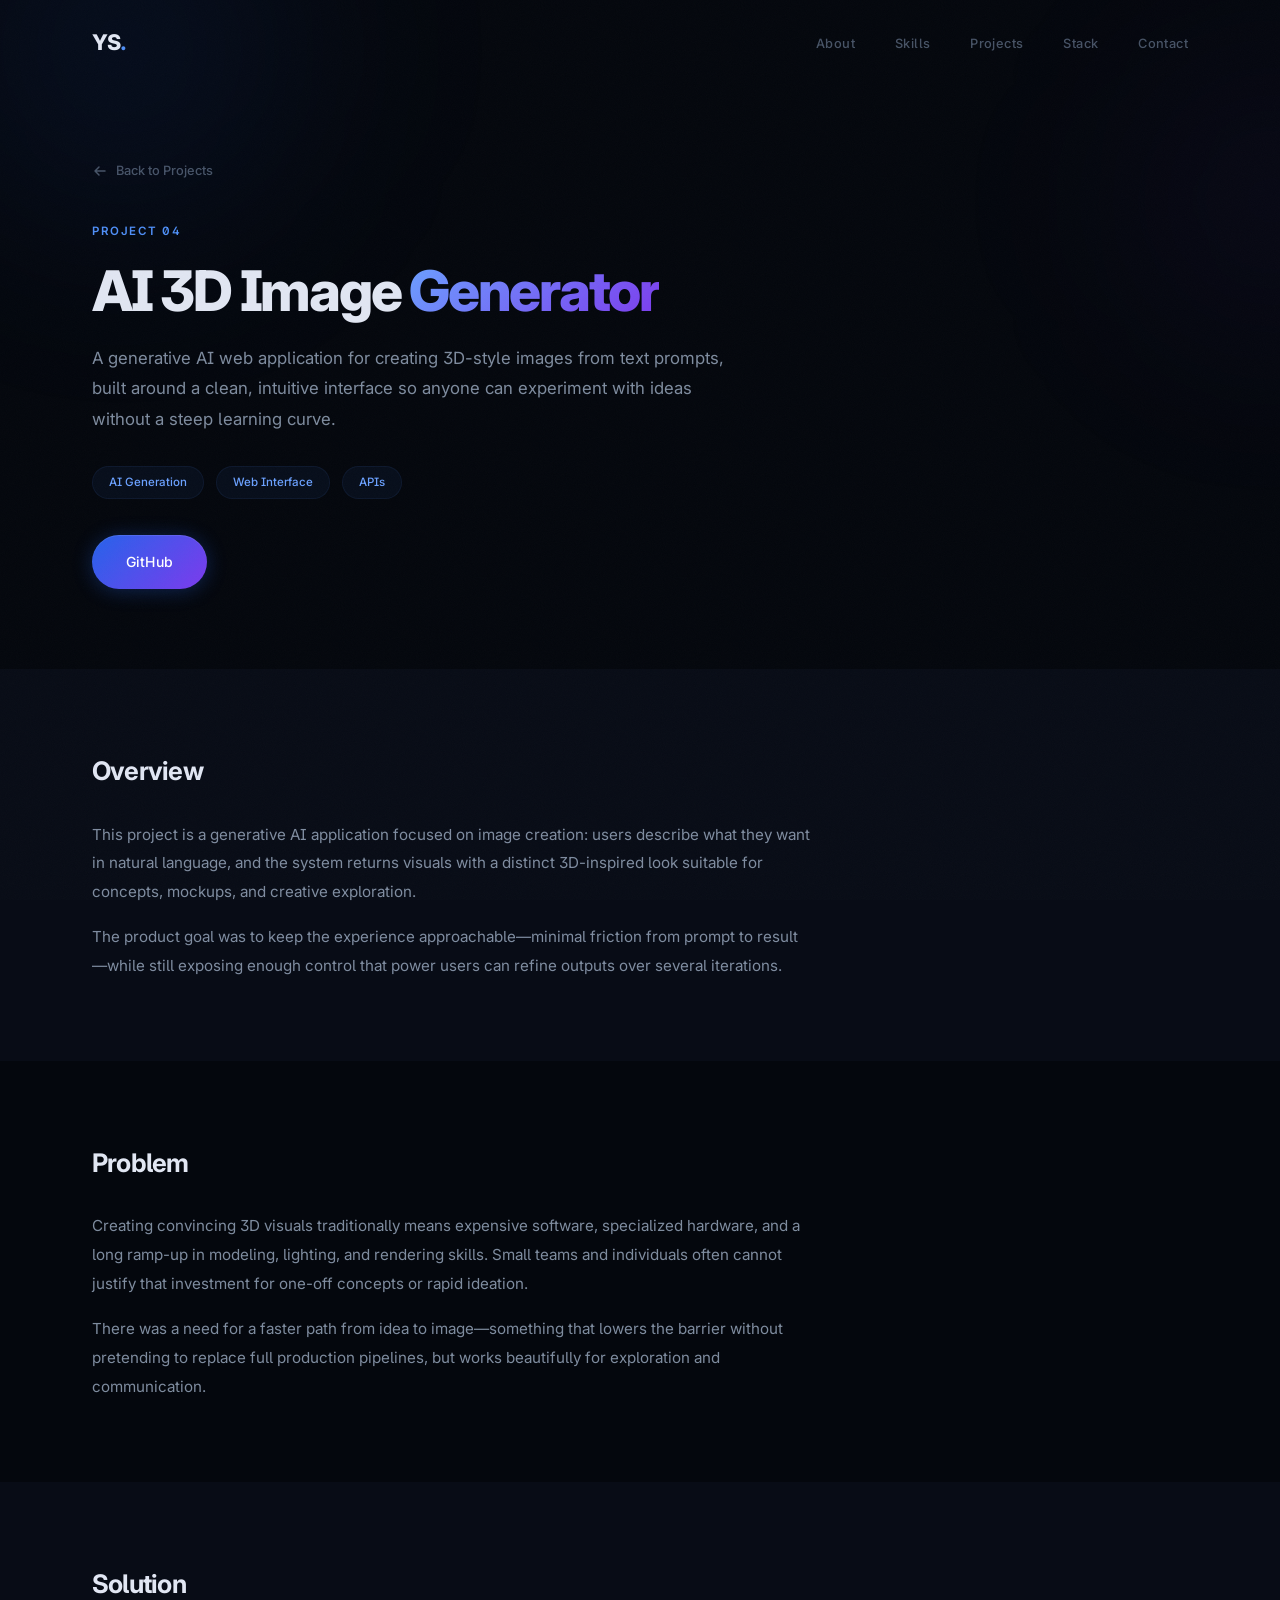
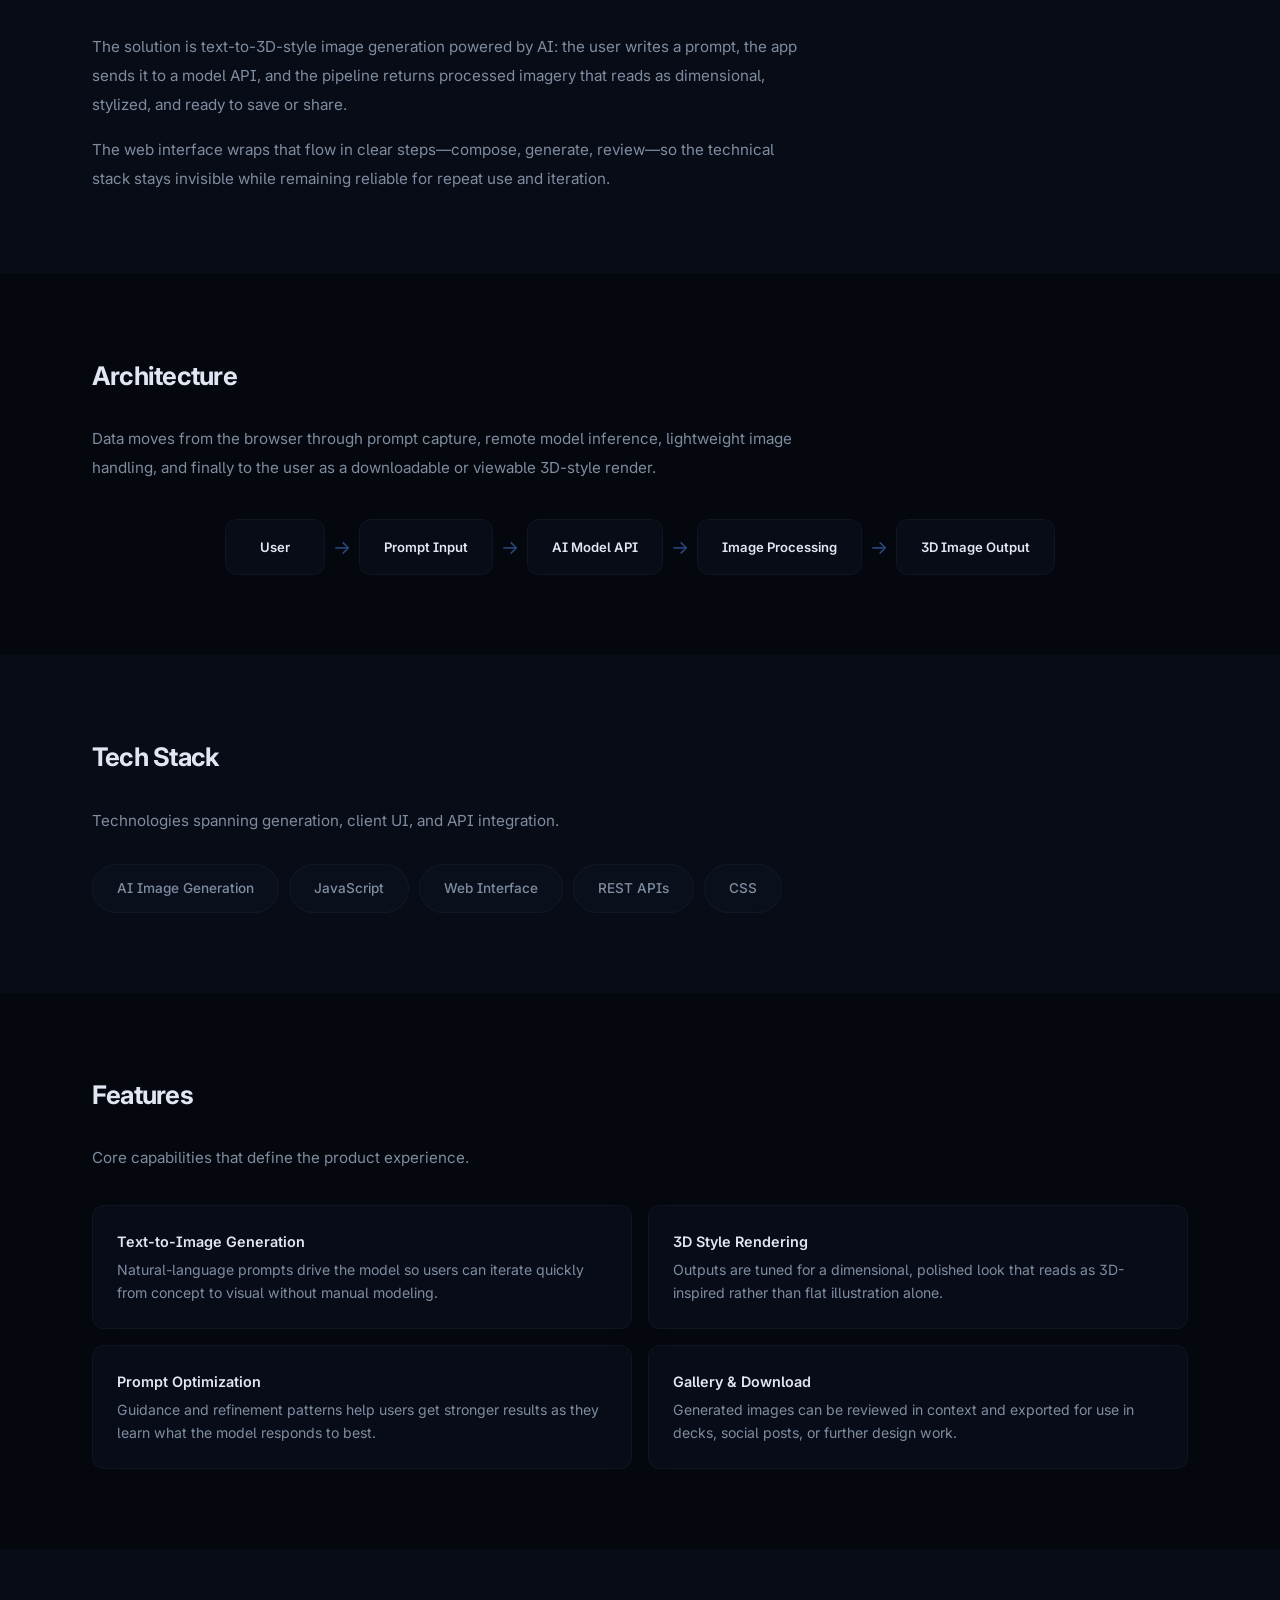
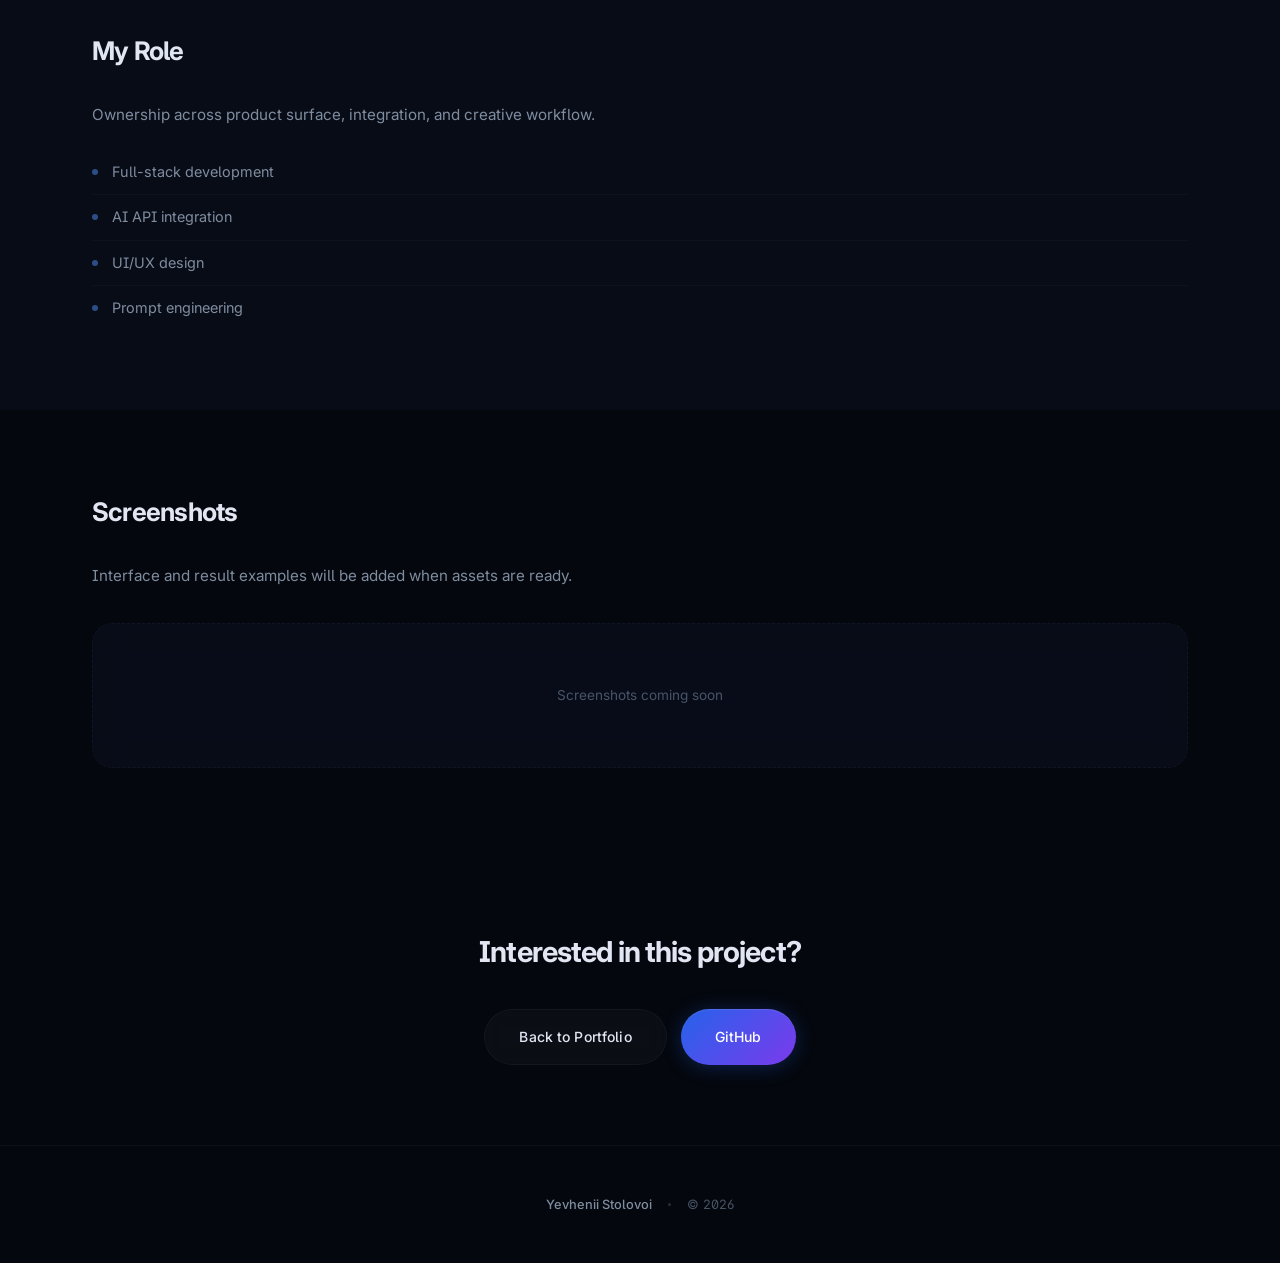
<file: projects/ai-3d-generator.html>
<!DOCTYPE html>
<html lang="en">
<head>
  <meta charset="UTF-8">
  <meta name="viewport" content="width=device-width, initial-scale=1.0, viewport-fit=cover">
  <title>AI 3D Image Generator — Yevhenii Stolovoi</title>
  <meta name="description" content="Case study: generative AI web app for creating 3D-style images from text prompts with a clean, intuitive interface.">
  <link rel="stylesheet" href="../styles.css">
  <link rel="stylesheet" href="project-page.css">
  <link rel="preconnect" href="https://fonts.googleapis.com">
  <link rel="preconnect" href="https://fonts.gstatic.com" crossorigin>
  <link href="https://fonts.googleapis.com/css2?family=Inter:wght@300;400;500;600;700;800&display=swap" rel="stylesheet">
</head>
<body>

  <div class="noise-overlay" aria-hidden="true"></div>

  <nav class="nav" id="nav">
    <div class="nav-inner container">
      <a href="../index.html" class="nav-logo">YS<span class="accent">.</span></a>
      <button class="nav-toggle" id="navToggle" aria-label="Toggle menu" type="button">
        <span></span><span></span><span></span>
      </button>
      <ul class="nav-links" id="navLinks">
        <li><a href="../index.html#about">About</a></li>
        <li><a href="../index.html#skills">Skills</a></li>
        <li><a href="../index.html#projects">Projects</a></li>
        <li><a href="../index.html#stack">Stack</a></li>
        <li><a href="../index.html#contact">Contact</a></li>
      </ul>
    </div>
  </nav>

  <header class="project-hero">
    <div class="project-hero-bg" aria-hidden="true">
      <div class="project-hero-orb project-hero-orb--1"></div>
      <div class="project-hero-orb project-hero-orb--2"></div>
    </div>
    <div class="container project-hero-content">
      <a href="../index.html#projects" class="project-back">
        <svg viewBox="0 0 16 16" fill="none" aria-hidden="true"><path d="M13 8H3M7 4l-4 4 4 4" stroke="currentColor" stroke-width="1.5" stroke-linecap="round" stroke-linejoin="round"/></svg>
        Back to Projects
      </a>
      <span class="project-hero-eyebrow">Project 04</span>
      <h1 class="project-hero-title">AI 3D Image <span class="accent-gradient">Generator</span></h1>
      <p class="project-hero-desc">
        A generative AI web application for creating 3D-style images from text prompts, built around a clean, intuitive interface so anyone can experiment with ideas without a steep learning curve.
      </p>
      <div class="project-hero-meta">
        <span>AI Generation</span>
        <span>Web Interface</span>
        <span>APIs</span>
      </div>
      <div class="project-hero-actions">
        <a href="https://github.com/QLord-ops/3d-asset-generator.git" class="btn btn-primary" target="_blank" rel="noopener noreferrer"><span>GitHub</span></a>
      </div>
    </div>
  </header>

  <section class="project-section">
    <div class="container">
      <h2 class="project-section-title">Overview</h2>
      <div class="project-section-text">
        <p>
          This project is a generative AI application focused on image creation: users describe what they want in natural language, and the system returns visuals with a distinct 3D-inspired look suitable for concepts, mockups, and creative exploration.
        </p>
        <p>
          The product goal was to keep the experience approachable—minimal friction from prompt to result—while still exposing enough control that power users can refine outputs over several iterations.
        </p>
      </div>
    </div>
  </section>

  <section class="project-section">
    <div class="container">
      <h2 class="project-section-title">Problem</h2>
      <div class="project-section-text">
        <p>
          Creating convincing 3D visuals traditionally means expensive software, specialized hardware, and a long ramp-up in modeling, lighting, and rendering skills. Small teams and individuals often cannot justify that investment for one-off concepts or rapid ideation.
        </p>
        <p>
          There was a need for a faster path from idea to image—something that lowers the barrier without pretending to replace full production pipelines, but works beautifully for exploration and communication.
        </p>
      </div>
    </div>
  </section>

  <section class="project-section">
    <div class="container">
      <h2 class="project-section-title">Solution</h2>
      <div class="project-section-text">
        <p>
          The solution is text-to-3D-style image generation powered by AI: the user writes a prompt, the app sends it to a model API, and the pipeline returns processed imagery that reads as dimensional, stylized, and ready to save or share.
        </p>
        <p>
          The web interface wraps that flow in clear steps—compose, generate, review—so the technical stack stays invisible while remaining reliable for repeat use and iteration.
        </p>
      </div>
    </div>
  </section>

  <section class="project-section">
    <div class="container">
      <h2 class="project-section-title">Architecture</h2>
      <div class="project-section-text">
        <p>
          Data moves from the browser through prompt capture, remote model inference, lightweight image handling, and finally to the user as a downloadable or viewable 3D-style render.
        </p>
      </div>
      <div class="arch-diagram" role="img" aria-label="Flow from user prompt to 3D-style image output">
        <div class="arch-node">User</div>
        <span class="arch-arrow" aria-hidden="true">→</span>
        <div class="arch-node">Prompt Input</div>
        <span class="arch-arrow" aria-hidden="true">→</span>
        <div class="arch-node">AI Model API</div>
        <span class="arch-arrow" aria-hidden="true">→</span>
        <div class="arch-node">Image Processing</div>
        <span class="arch-arrow" aria-hidden="true">→</span>
        <div class="arch-node">3D Image Output</div>
      </div>
    </div>
  </section>

  <section class="project-section">
    <div class="container">
      <h2 class="project-section-title">Tech Stack</h2>
      <div class="project-section-text">
        <p>Technologies spanning generation, client UI, and API integration.</p>
      </div>
      <div class="tech-stack-grid">
        <span>AI Image Generation</span>
        <span>JavaScript</span>
        <span>Web Interface</span>
        <span>REST APIs</span>
        <span>CSS</span>
      </div>
    </div>
  </section>

  <section class="project-section">
    <div class="container">
      <h2 class="project-section-title">Features</h2>
      <div class="project-section-text">
        <p>Core capabilities that define the product experience.</p>
      </div>
      <div class="features-grid">
        <div class="feature-item glass-card">
          <strong>Text-to-Image Generation</strong>
          Natural-language prompts drive the model so users can iterate quickly from concept to visual without manual modeling.
        </div>
        <div class="feature-item glass-card">
          <strong>3D Style Rendering</strong>
          Outputs are tuned for a dimensional, polished look that reads as 3D-inspired rather than flat illustration alone.
        </div>
        <div class="feature-item glass-card">
          <strong>Prompt Optimization</strong>
          Guidance and refinement patterns help users get stronger results as they learn what the model responds to best.
        </div>
        <div class="feature-item glass-card">
          <strong>Gallery &amp; Download</strong>
          Generated images can be reviewed in context and exported for use in decks, social posts, or further design work.
        </div>
      </div>
    </div>
  </section>

  <section class="project-section">
    <div class="container">
      <h2 class="project-section-title">My Role</h2>
      <div class="project-section-text">
        <p>Ownership across product surface, integration, and creative workflow.</p>
      </div>
      <ul class="role-list">
        <li>Full-stack development</li>
        <li>AI API integration</li>
        <li>UI/UX design</li>
        <li>Prompt engineering</li>
      </ul>
    </div>
  </section>

  <section class="project-section">
    <div class="container">
      <h2 class="project-section-title">Screenshots</h2>
      <div class="project-section-text">
        <p>Interface and result examples will be added when assets are ready.</p>
      </div>
      <div class="screenshots-placeholder glass-card">
        Screenshots coming soon
      </div>
    </div>
  </section>

  <section class="project-cta">
    <div class="container">
      <h2 class="project-cta-title">Interested in this project?</h2>
      <div class="project-cta-buttons">
        <a href="../index.html#projects" class="btn btn-outline"><span>Back to Portfolio</span></a>
        <a href="https://github.com/QLord-ops/3d-asset-generator.git" class="btn btn-primary" target="_blank" rel="noopener noreferrer"><span>GitHub</span></a>
      </div>
    </div>
  </section>

  <footer class="footer">
    <div class="container footer-inner">
      <span class="footer-name">Yevhenii Stolovoi</span>
      <span class="footer-sep"></span>
      <span class="footer-copy">&copy; 2026</span>
    </div>
  </footer>

  <script>
    (function () {
      'use strict';
      var nav = document.getElementById('nav');
      var navToggle = document.getElementById('navToggle');
      var navLinks = document.getElementById('navLinks');

      function onScroll() {
        if (nav) nav.classList.toggle('scrolled', window.scrollY > 50);
      }
      window.addEventListener('scroll', onScroll, { passive: true });
      onScroll();

      if (navToggle && navLinks) {
        navToggle.addEventListener('click', function () {
          navToggle.classList.toggle('active');
          navLinks.classList.toggle('open');
          document.body.style.overflow = navLinks.classList.contains('open') ? 'hidden' : '';
        });
        navLinks.querySelectorAll('a').forEach(function (link) {
          link.addEventListener('click', function () {
            navToggle.classList.remove('active');
            navLinks.classList.remove('open');
            document.body.style.overflow = '';
          });
        });
      }
    })();
  </script>
</body>
</html>
</file>
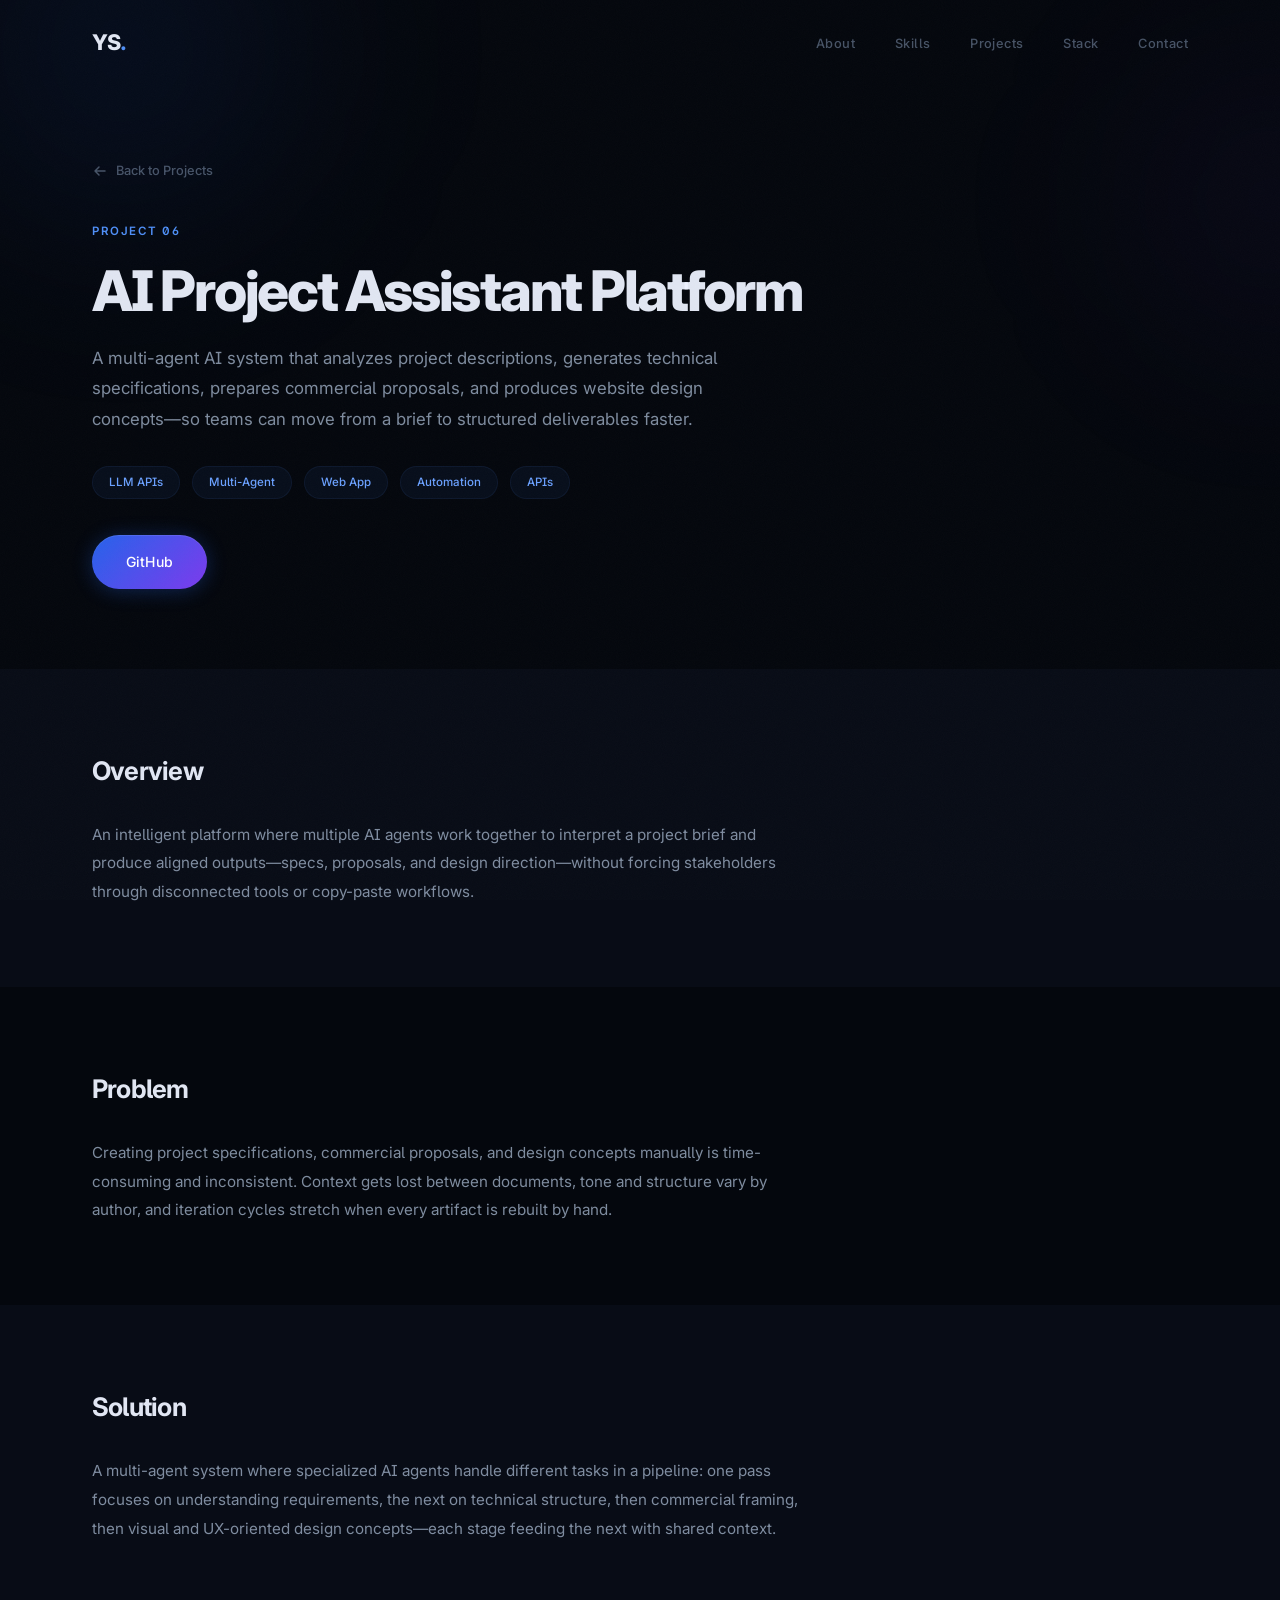
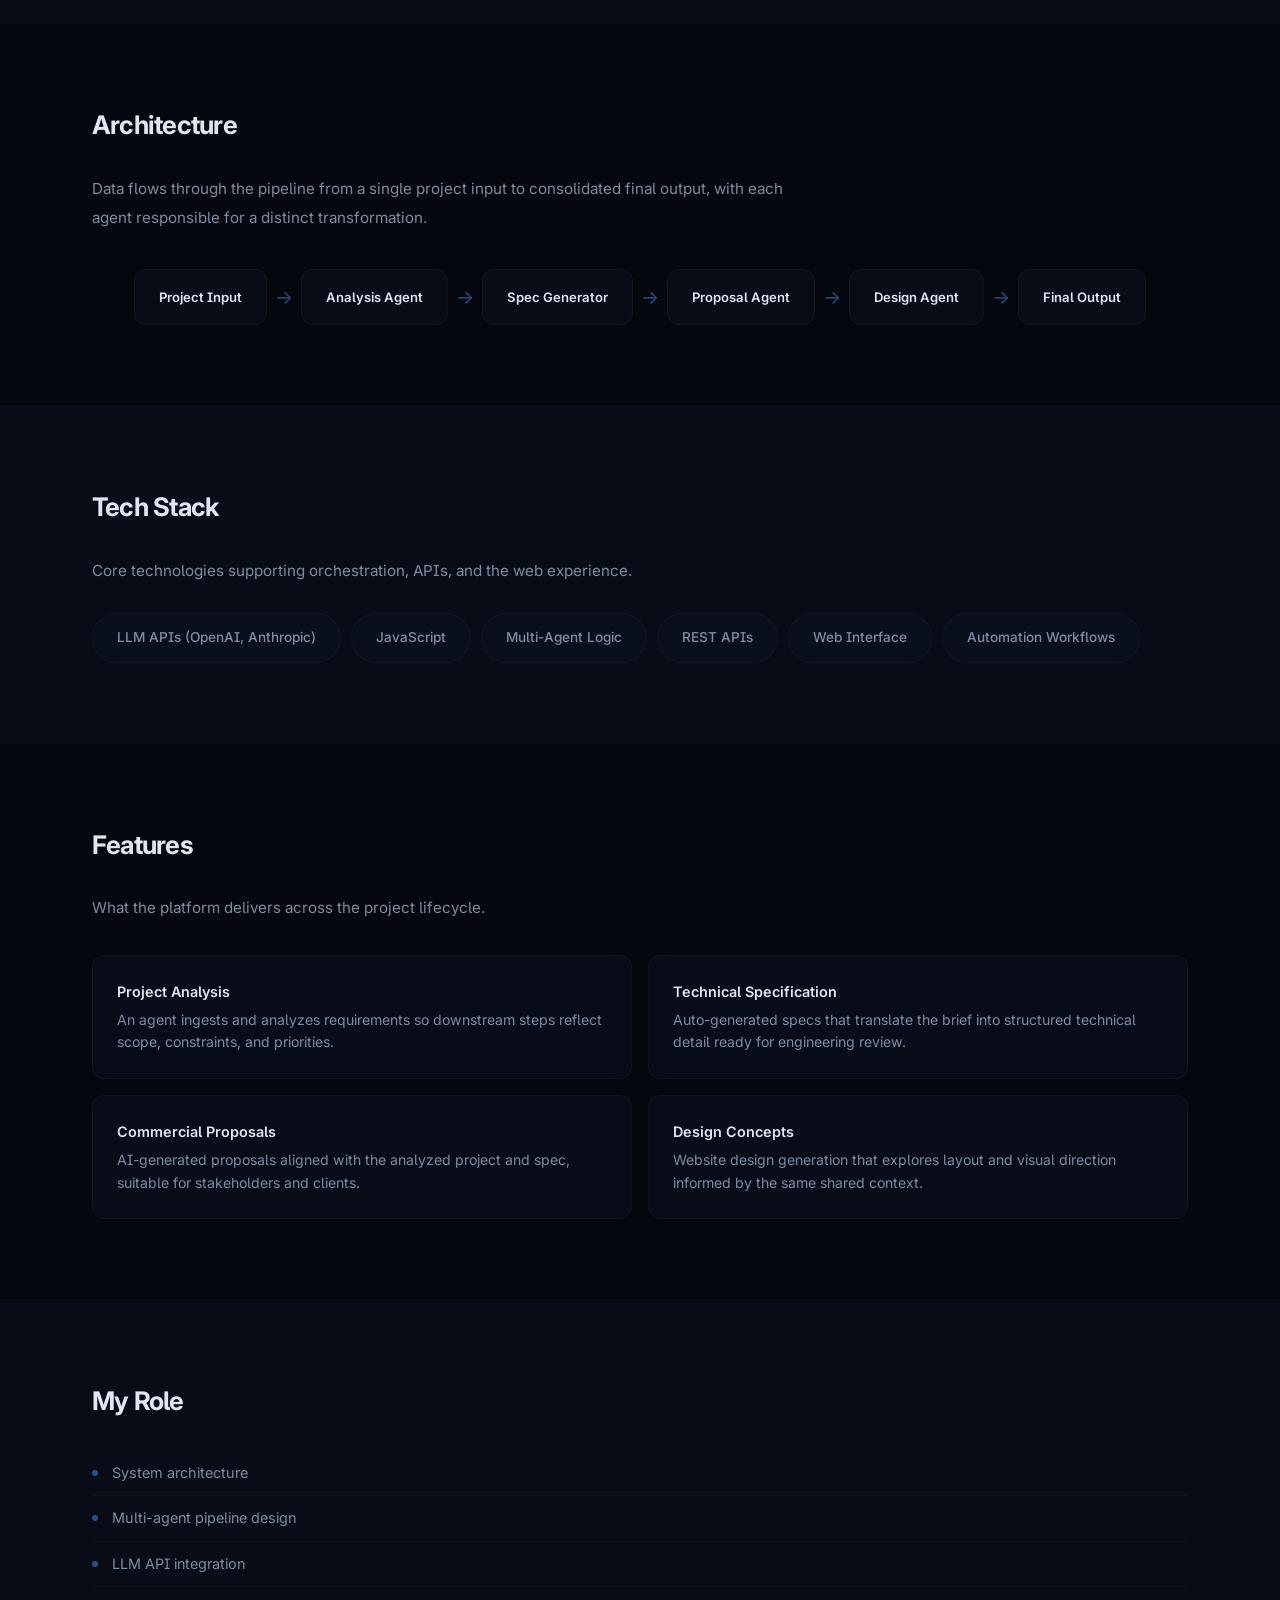
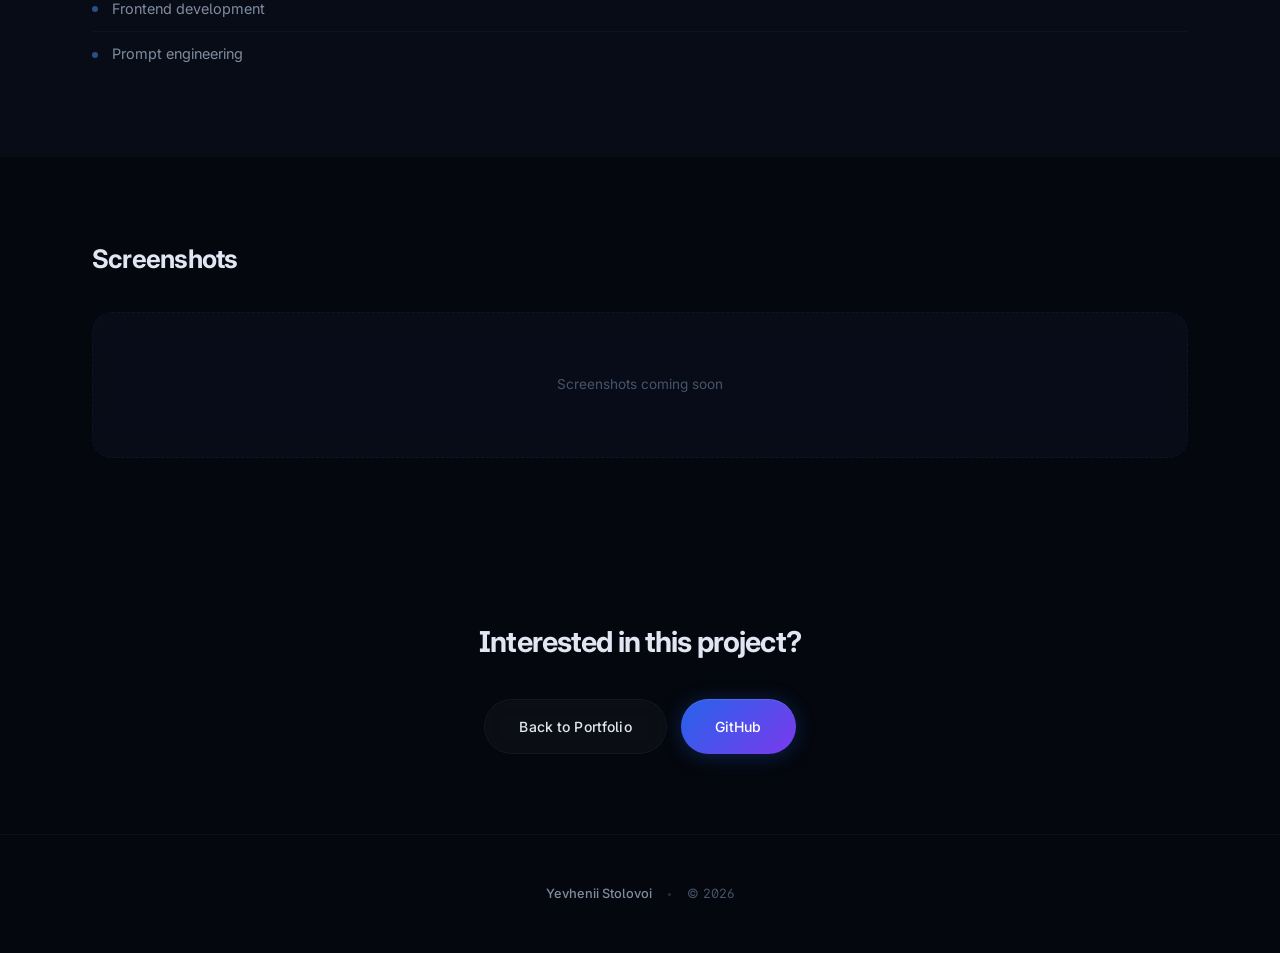
<file: projects/ai-agent-platform.html>
<!DOCTYPE html>
<html lang="en">
<head>
  <meta charset="UTF-8">
  <meta name="viewport" content="width=device-width, initial-scale=1.0, viewport-fit=cover">
  <title>AI Project Assistant Platform — Yevhenii Stolovoi</title>
  <meta name="description" content="Case study: multi-agent AI platform that analyzes project descriptions, generates technical specifications, commercial proposals, and website design concepts.">
  <link rel="stylesheet" href="../styles.css">
  <link rel="stylesheet" href="project-page.css">
  <link rel="preconnect" href="https://fonts.googleapis.com">
  <link rel="preconnect" href="https://fonts.gstatic.com" crossorigin>
  <link href="https://fonts.googleapis.com/css2?family=Inter:wght@300;400;500;600;700;800&display=swap" rel="stylesheet">
</head>
<body>

  <div class="noise-overlay" aria-hidden="true"></div>

  <nav class="nav" id="nav">
    <div class="nav-inner container">
      <a href="../index.html" class="nav-logo">YS<span class="accent">.</span></a>
      <button class="nav-toggle" id="navToggle" aria-label="Toggle menu" type="button">
        <span></span><span></span><span></span>
      </button>
      <ul class="nav-links" id="navLinks">
        <li><a href="../index.html#about">About</a></li>
        <li><a href="../index.html#skills">Skills</a></li>
        <li><a href="../index.html#projects">Projects</a></li>
        <li><a href="../index.html#stack">Stack</a></li>
        <li><a href="../index.html#contact">Contact</a></li>
      </ul>
    </div>
  </nav>

  <header class="project-hero">
    <div class="project-hero-bg" aria-hidden="true">
      <div class="project-hero-orb project-hero-orb--1"></div>
      <div class="project-hero-orb project-hero-orb--2"></div>
    </div>
    <div class="container project-hero-content">
      <a href="../index.html#projects" class="project-back">
        <svg viewBox="0 0 16 16" fill="none" aria-hidden="true"><path d="M13 8H3M7 4l-4 4 4 4" stroke="currentColor" stroke-width="1.5" stroke-linecap="round" stroke-linejoin="round"/></svg>
        Back to Projects
      </a>
      <span class="project-hero-eyebrow">Project 06</span>
      <h1 class="project-hero-title">AI Project Assistant Platform</h1>
      <p class="project-hero-desc">
        A multi-agent AI system that analyzes project descriptions, generates technical specifications, prepares commercial proposals, and produces website design concepts—so teams can move from a brief to structured deliverables faster.
      </p>
      <div class="project-hero-meta">
        <span>LLM APIs</span>
        <span>Multi-Agent</span>
        <span>Web App</span>
        <span>Automation</span>
        <span>APIs</span>
      </div>
      <div class="project-hero-actions">
        <a href="https://github.com/QLord-ops/agent-office.git" class="btn btn-primary" target="_blank" rel="noopener noreferrer"><span>GitHub</span></a>
      </div>
    </div>
  </header>

  <section class="project-section">
    <div class="container">
      <h2 class="project-section-title">Overview</h2>
      <div class="project-section-text">
        <p>
          An intelligent platform where multiple AI agents work together to interpret a project brief and produce aligned outputs—specs, proposals, and design direction—without forcing stakeholders through disconnected tools or copy-paste workflows.
        </p>
      </div>
    </div>
  </section>

  <section class="project-section">
    <div class="container">
      <h2 class="project-section-title">Problem</h2>
      <div class="project-section-text">
        <p>
          Creating project specifications, commercial proposals, and design concepts manually is time-consuming and inconsistent. Context gets lost between documents, tone and structure vary by author, and iteration cycles stretch when every artifact is rebuilt by hand.
        </p>
      </div>
    </div>
  </section>

  <section class="project-section">
    <div class="container">
      <h2 class="project-section-title">Solution</h2>
      <div class="project-section-text">
        <p>
          A multi-agent system where specialized AI agents handle different tasks in a pipeline: one pass focuses on understanding requirements, the next on technical structure, then commercial framing, then visual and UX-oriented design concepts—each stage feeding the next with shared context.
        </p>
      </div>
    </div>
  </section>

  <section class="project-section">
    <div class="container">
      <h2 class="project-section-title">Architecture</h2>
      <div class="project-section-text">
        <p>
          Data flows through the pipeline from a single project input to consolidated final output, with each agent responsible for a distinct transformation.
        </p>
      </div>
      <div class="arch-diagram" role="img" aria-label="Pipeline from project input through analysis, specification, proposal, and design agents to final output">
        <div class="arch-node">Project Input</div>
        <span class="arch-arrow" aria-hidden="true">→</span>
        <div class="arch-node">Analysis Agent</div>
        <span class="arch-arrow" aria-hidden="true">→</span>
        <div class="arch-node">Spec Generator</div>
        <span class="arch-arrow" aria-hidden="true">→</span>
        <div class="arch-node">Proposal Agent</div>
        <span class="arch-arrow" aria-hidden="true">→</span>
        <div class="arch-node">Design Agent</div>
        <span class="arch-arrow" aria-hidden="true">→</span>
        <div class="arch-node">Final Output</div>
      </div>
    </div>
  </section>

  <section class="project-section">
    <div class="container">
      <h2 class="project-section-title">Tech Stack</h2>
      <div class="project-section-text">
        <p>Core technologies supporting orchestration, APIs, and the web experience.</p>
      </div>
      <div class="tech-stack-grid">
        <span>LLM APIs (OpenAI, Anthropic)</span>
        <span>JavaScript</span>
        <span>Multi-Agent Logic</span>
        <span>REST APIs</span>
        <span>Web Interface</span>
        <span>Automation Workflows</span>
      </div>
    </div>
  </section>

  <section class="project-section">
    <div class="container">
      <h2 class="project-section-title">Features</h2>
      <div class="project-section-text">
        <p>What the platform delivers across the project lifecycle.</p>
      </div>
      <div class="features-grid">
        <div class="feature-item glass-card">
          <strong>Project Analysis</strong>
          An agent ingests and analyzes requirements so downstream steps reflect scope, constraints, and priorities.
        </div>
        <div class="feature-item glass-card">
          <strong>Technical Specification</strong>
          Auto-generated specs that translate the brief into structured technical detail ready for engineering review.
        </div>
        <div class="feature-item glass-card">
          <strong>Commercial Proposals</strong>
          AI-generated proposals aligned with the analyzed project and spec, suitable for stakeholders and clients.
        </div>
        <div class="feature-item glass-card">
          <strong>Design Concepts</strong>
          Website design generation that explores layout and visual direction informed by the same shared context.
        </div>
      </div>
    </div>
  </section>

  <section class="project-section">
    <div class="container">
      <h2 class="project-section-title">My Role</h2>
      <ul class="role-list">
        <li>System architecture</li>
        <li>Multi-agent pipeline design</li>
        <li>LLM API integration</li>
        <li>Frontend development</li>
        <li>Prompt engineering</li>
      </ul>
    </div>
  </section>

  <section class="project-section">
    <div class="container">
      <h2 class="project-section-title">Screenshots</h2>
      <div class="screenshots-placeholder glass-card">
        Screenshots coming soon
      </div>
    </div>
  </section>

  <section class="project-cta">
    <div class="container">
      <h2 class="project-cta-title">Interested in this project?</h2>
      <div class="project-cta-buttons">
        <a href="../index.html#projects" class="btn btn-outline"><span>Back to Portfolio</span></a>
        <a href="https://github.com/QLord-ops/agent-office.git" class="btn btn-primary" target="_blank" rel="noopener noreferrer"><span>GitHub</span></a>
      </div>
    </div>
  </section>

  <footer class="footer">
    <div class="container footer-inner">
      <span class="footer-name">Yevhenii Stolovoi</span>
      <span class="footer-sep"></span>
      <span class="footer-copy">&copy; 2026</span>
    </div>
  </footer>

  <script>
    (function () {
      'use strict';
      var nav = document.getElementById('nav');
      var navToggle = document.getElementById('navToggle');
      var navLinks = document.getElementById('navLinks');

      function onScroll() {
        if (nav) nav.classList.toggle('scrolled', window.scrollY > 50);
      }
      window.addEventListener('scroll', onScroll, { passive: true });
      onScroll();

      if (navToggle && navLinks) {
        navToggle.addEventListener('click', function () {
          navToggle.classList.toggle('active');
          navLinks.classList.toggle('open');
          document.body.style.overflow = navLinks.classList.contains('open') ? 'hidden' : '';
        });
        navLinks.querySelectorAll('a').forEach(function (link) {
          link.addEventListener('click', function () {
            navToggle.classList.remove('active');
            navLinks.classList.remove('open');
            document.body.style.overflow = '';
          });
        });
      }
    })();
  </script>
</body>
</html>
</file>
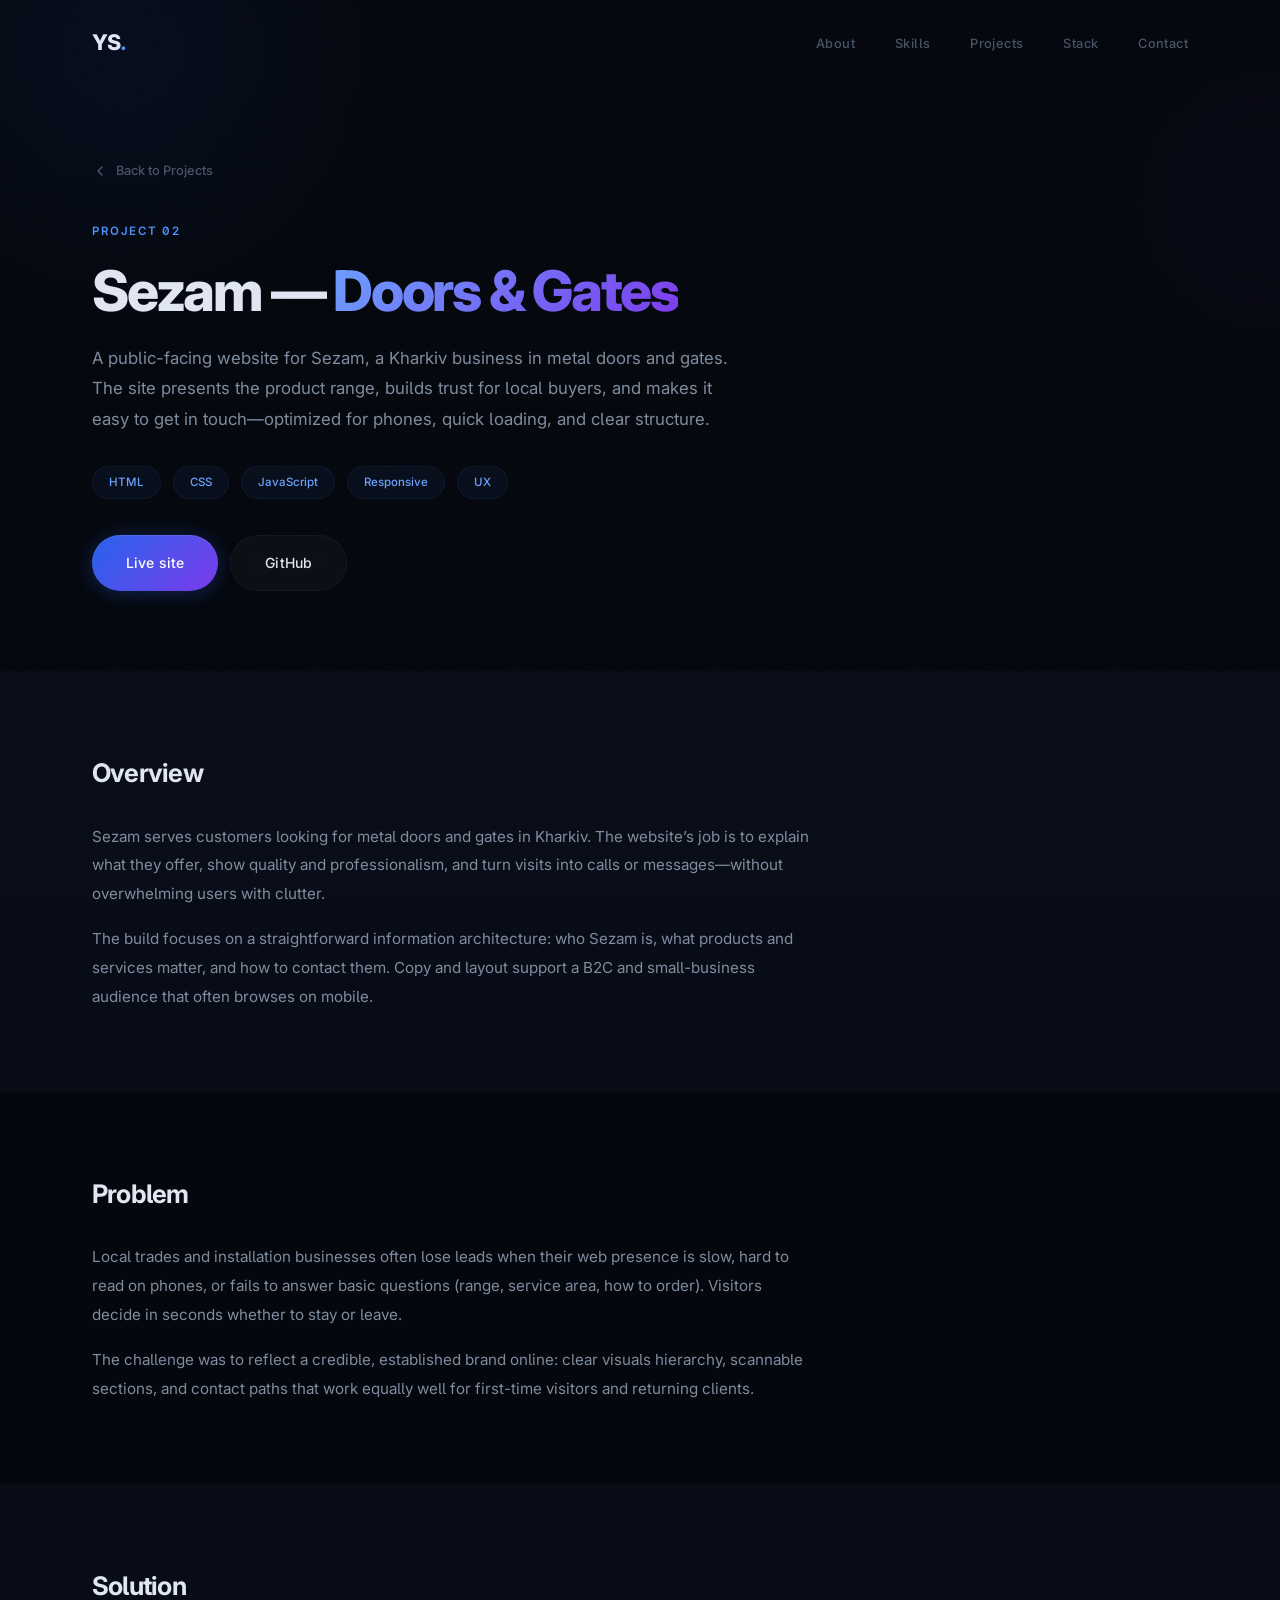
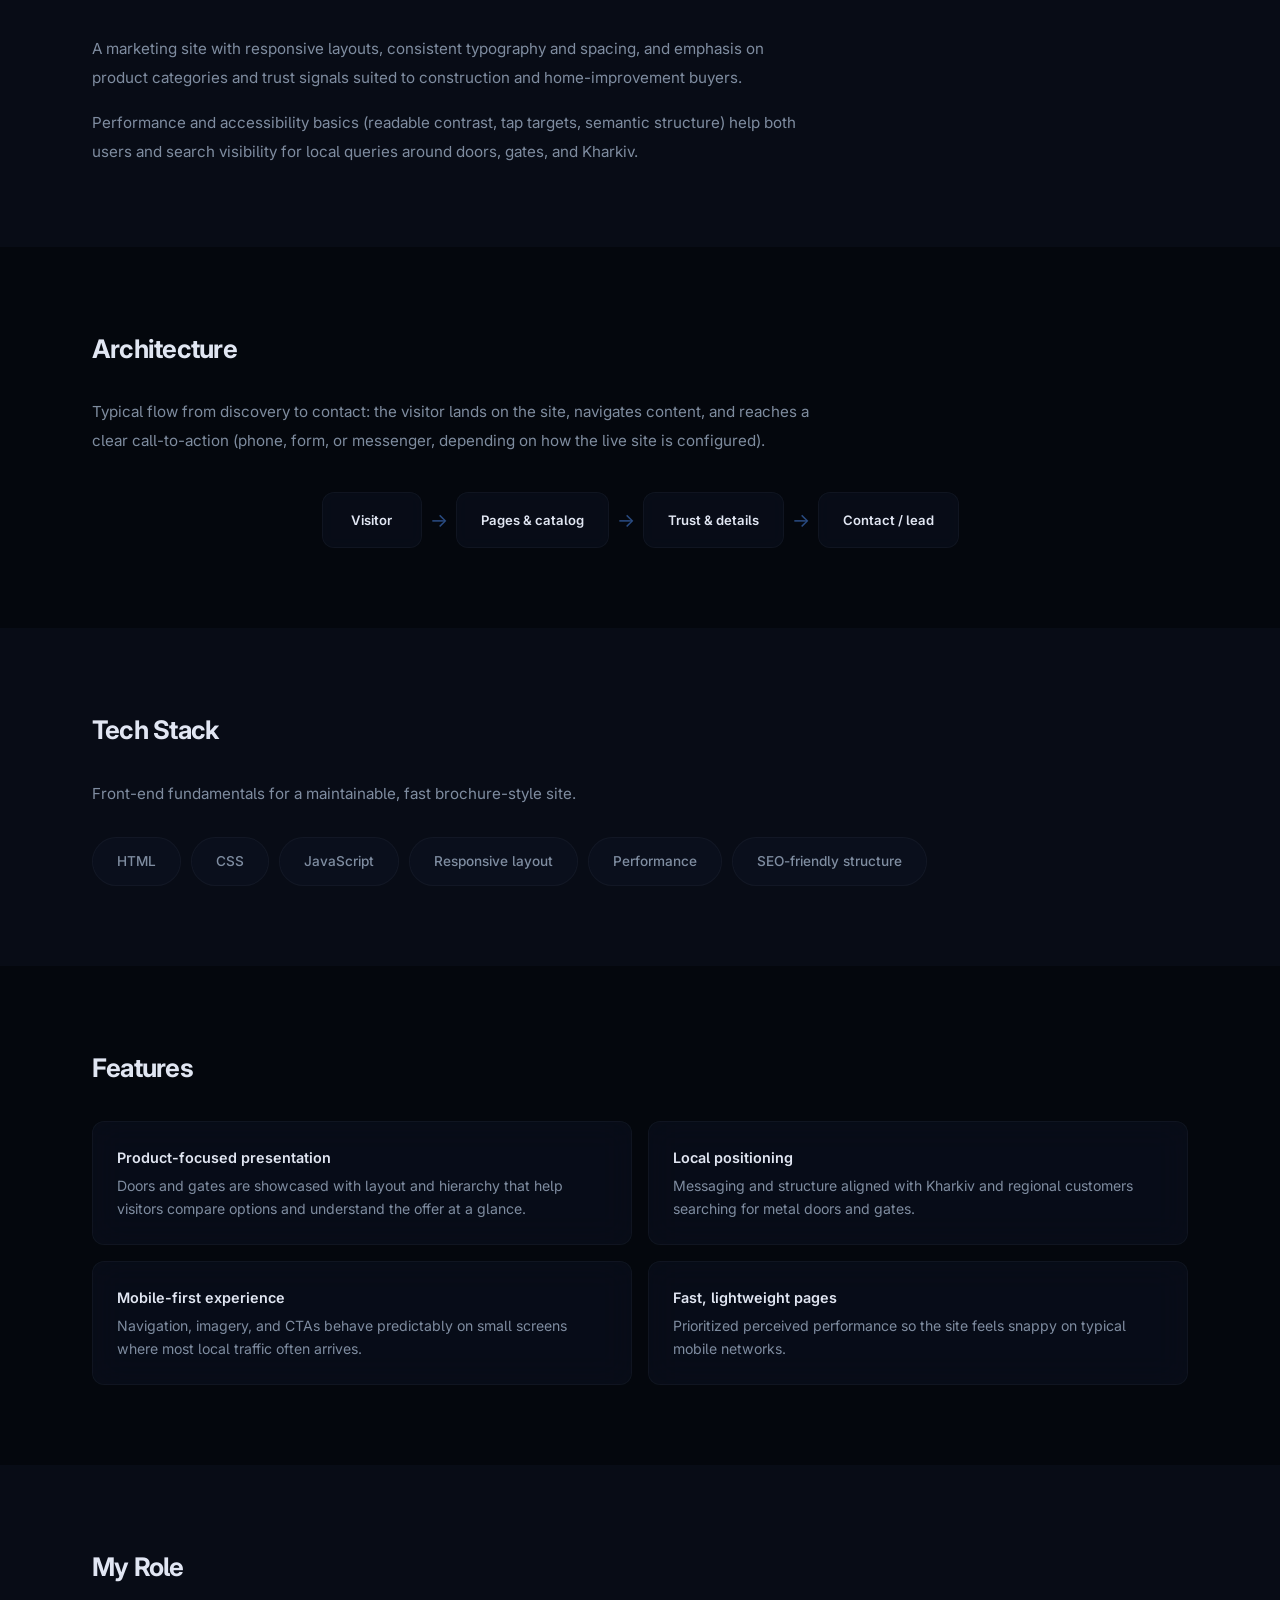
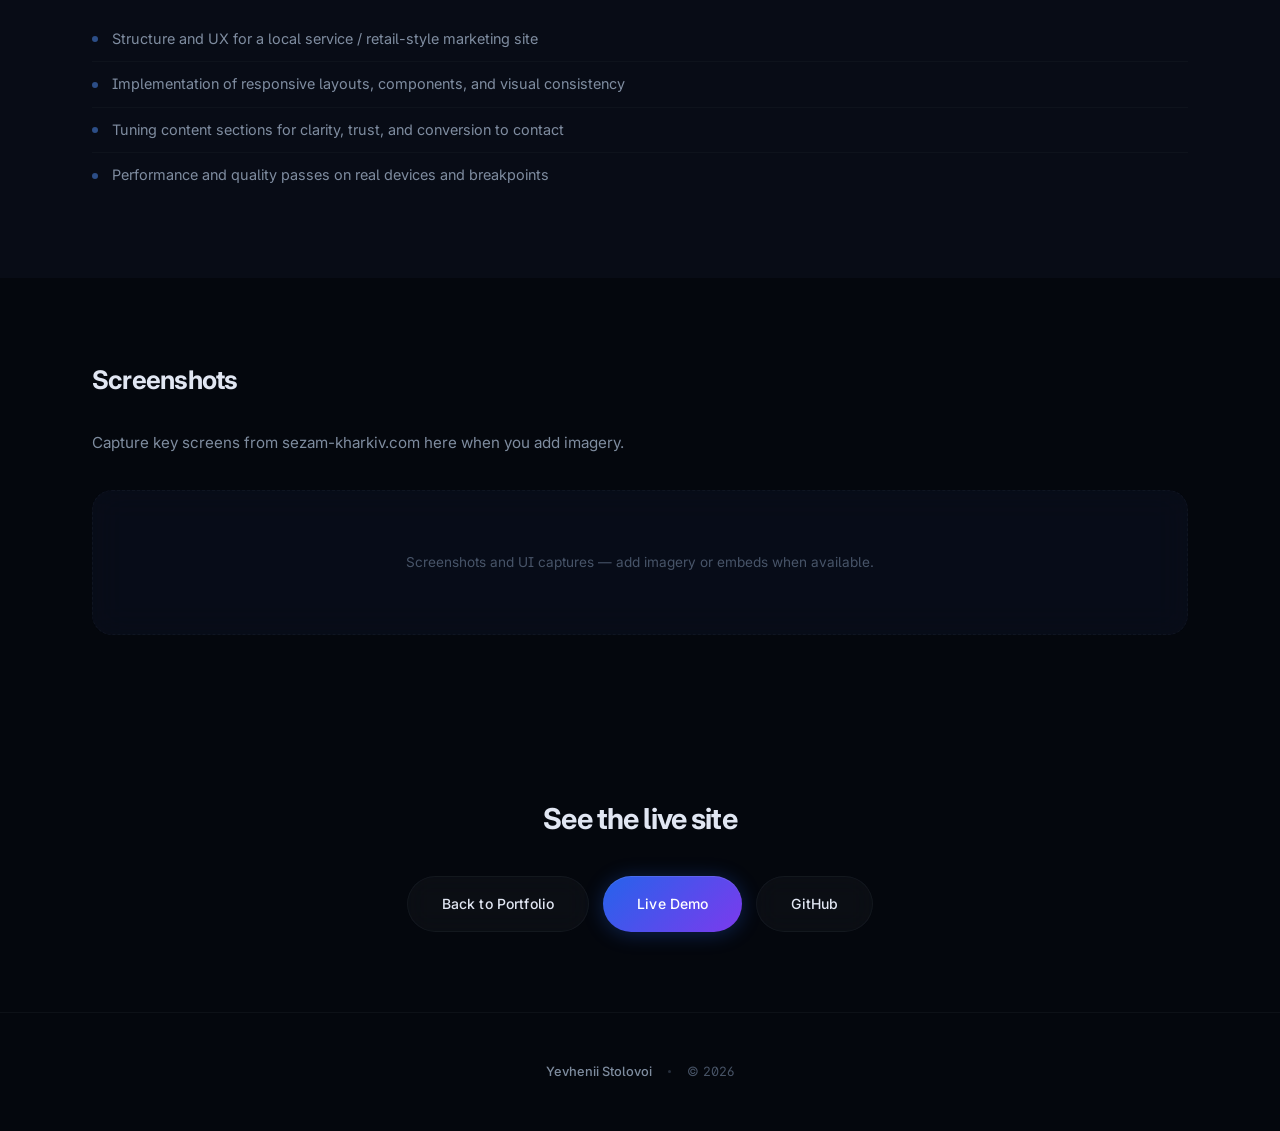
<file: projects/ai-automation.html>
<!DOCTYPE html>
<html lang="en">
<head>
  <meta charset="UTF-8">
  <meta name="viewport" content="width=device-width, initial-scale=1.0, viewport-fit=cover">
  <title>Sezam — Doors &amp; Gates Website | Yevhenii Stolovoi</title>
  <meta name="description" content="Case study: marketing site for Sezam — metal doors and gates in Kharkiv. Product-focused layout, local SEO, responsive UI, and performance.">
  <link rel="stylesheet" href="../styles.css">
  <link rel="stylesheet" href="project-page.css">
  <link rel="preconnect" href="https://fonts.googleapis.com">
  <link rel="preconnect" href="https://fonts.gstatic.com" crossorigin>
  <link href="https://fonts.googleapis.com/css2?family=Inter:wght@300;400;500;600;700;800&display=swap" rel="stylesheet">
</head>
<body>

  <div class="noise-overlay" aria-hidden="true"></div>

  <nav class="nav" id="nav">
    <div class="nav-inner container">
      <a href="../index.html" class="nav-logo">YS<span class="accent">.</span></a>
      <button class="nav-toggle" id="navToggle" aria-label="Toggle menu" type="button">
        <span></span><span></span><span></span>
      </button>
      <ul class="nav-links" id="navLinks">
        <li><a href="../index.html#about">About</a></li>
        <li><a href="../index.html#skills">Skills</a></li>
        <li><a href="../index.html#projects">Projects</a></li>
        <li><a href="../index.html#stack">Stack</a></li>
        <li><a href="../index.html#contact">Contact</a></li>
      </ul>
    </div>
  </nav>

  <section class="project-hero">
    <div class="project-hero-bg" aria-hidden="true">
      <div class="project-hero-orb project-hero-orb--1"></div>
      <div class="project-hero-orb project-hero-orb--2"></div>
    </div>
    <div class="project-hero-content container">
      <a href="../index.html#projects" class="project-back">
        <svg width="16" height="16" viewBox="0 0 16 16" fill="none" aria-hidden="true"><path d="M10 12L6 8l4-4" stroke="currentColor" stroke-width="1.5" stroke-linecap="round" stroke-linejoin="round"/></svg>
        Back to Projects
      </a>
      <span class="project-hero-eyebrow">Project 02</span>
      <h1 class="project-hero-title">Sezam — <span class="accent-gradient">Doors &amp; Gates</span></h1>
      <p class="project-hero-desc">
        A public-facing website for <a href="https://sezam-kharkiv.com/" target="_blank" rel="noopener noreferrer">Sezam</a>, a Kharkiv business in metal doors and gates. The site presents the product range, builds trust for local buyers, and makes it easy to get in touch—optimized for phones, quick loading, and clear structure.
      </p>
      <div class="project-hero-meta">
        <span>HTML</span>
        <span>CSS</span>
        <span>JavaScript</span>
        <span>Responsive</span>
        <span>UX</span>
      </div>
      <div class="project-hero-actions">
        <a href="https://sezam-kharkiv.com/" class="btn btn-primary" target="_blank" rel="noopener noreferrer"><span>Live site</span></a>
        <a href="https://github.com/QLord-ops/-2.git" class="btn btn-outline" target="_blank" rel="noopener noreferrer"><span>GitHub</span></a>
      </div>
    </div>
  </section>

  <section class="project-section">
    <div class="container">
      <h2 class="project-section-title">Overview</h2>
      <div class="project-section-text">
        <p>
          Sezam serves customers looking for metal doors and gates in Kharkiv. The website’s job is to explain what they offer, show quality and professionalism, and turn visits into calls or messages—without overwhelming users with clutter.
        </p>
        <p>
          The build focuses on a straightforward information architecture: who Sezam is, what products and services matter, and how to contact them. Copy and layout support a B2C and small-business audience that often browses on mobile.
        </p>
      </div>
    </div>
  </section>

  <section class="project-section">
    <div class="container">
      <h2 class="project-section-title">Problem</h2>
      <div class="project-section-text">
        <p>
          Local trades and installation businesses often lose leads when their web presence is slow, hard to read on phones, or fails to answer basic questions (range, service area, how to order). Visitors decide in seconds whether to stay or leave.
        </p>
        <p>
          The challenge was to reflect a credible, established brand online: clear visuals hierarchy, scannable sections, and contact paths that work equally well for first-time visitors and returning clients.
        </p>
      </div>
    </div>
  </section>

  <section class="project-section">
    <div class="container">
      <h2 class="project-section-title">Solution</h2>
      <div class="project-section-text">
        <p>
          A marketing site with responsive layouts, consistent typography and spacing, and emphasis on product categories and trust signals suited to construction and home-improvement buyers.
        </p>
        <p>
          Performance and accessibility basics (readable contrast, tap targets, semantic structure) help both users and search visibility for local queries around doors, gates, and Kharkiv.
        </p>
      </div>
    </div>
  </section>

  <section class="project-section">
    <div class="container">
      <h2 class="project-section-title">Architecture</h2>
      <div class="project-section-text">
        <p>
          Typical flow from discovery to contact: the visitor lands on the site, navigates content, and reaches a clear call-to-action (phone, form, or messenger, depending on how the live site is configured).
        </p>
      </div>
      <div class="arch-diagram" role="img" aria-label="Flow from visitor to contact">
        <div class="arch-node">Visitor</div>
        <span class="arch-arrow" aria-hidden="true">→</span>
        <div class="arch-node">Pages &amp; catalog</div>
        <span class="arch-arrow" aria-hidden="true">→</span>
        <div class="arch-node">Trust &amp; details</div>
        <span class="arch-arrow" aria-hidden="true">→</span>
        <div class="arch-node">Contact / lead</div>
      </div>
    </div>
  </section>

  <section class="project-section">
    <div class="container">
      <h2 class="project-section-title">Tech Stack</h2>
      <div class="project-section-text">
        <p>
          Front-end fundamentals for a maintainable, fast brochure-style site.
        </p>
      </div>
      <div class="tech-stack-grid">
        <span>HTML</span>
        <span>CSS</span>
        <span>JavaScript</span>
        <span>Responsive layout</span>
        <span>Performance</span>
        <span>SEO-friendly structure</span>
      </div>
    </div>
  </section>

  <section class="project-section">
    <div class="container">
      <h2 class="project-section-title">Features</h2>
      <div class="features-grid">
        <div class="feature-item glass-card">
          <strong>Product-focused presentation</strong>
          Doors and gates are showcased with layout and hierarchy that help visitors compare options and understand the offer at a glance.
        </div>
        <div class="feature-item glass-card">
          <strong>Local positioning</strong>
          Messaging and structure aligned with Kharkiv and regional customers searching for metal doors and gates.
        </div>
        <div class="feature-item glass-card">
          <strong>Mobile-first experience</strong>
          Navigation, imagery, and CTAs behave predictably on small screens where most local traffic often arrives.
        </div>
        <div class="feature-item glass-card">
          <strong>Fast, lightweight pages</strong>
          Prioritized perceived performance so the site feels snappy on typical mobile networks.
        </div>
      </div>
    </div>
  </section>

  <section class="project-section">
    <div class="container">
      <h2 class="project-section-title">My Role</h2>
      <ul class="role-list">
        <li>Structure and UX for a local service / retail-style marketing site</li>
        <li>Implementation of responsive layouts, components, and visual consistency</li>
        <li>Tuning content sections for clarity, trust, and conversion to contact</li>
        <li>Performance and quality passes on real devices and breakpoints</li>
      </ul>
    </div>
  </section>

  <section class="project-section">
    <div class="container">
      <h2 class="project-section-title">Screenshots</h2>
      <div class="project-section-text">
        <p>Capture key screens from <a href="https://sezam-kharkiv.com/" target="_blank" rel="noopener noreferrer">sezam-kharkiv.com</a> here when you add imagery.</p>
      </div>
      <div class="screenshots-placeholder glass-card">
        Screenshots and UI captures — add imagery or embeds when available.
      </div>
    </div>
  </section>

  <section class="project-cta">
    <div class="container">
      <h2 class="project-cta-title">See the live site</h2>
      <div class="project-cta-buttons">
        <a href="../index.html#projects" class="btn btn-outline">Back to Portfolio</a>
        <a href="https://sezam-kharkiv.com/" class="btn btn-primary" target="_blank" rel="noopener noreferrer">Live Demo</a>
        <a href="https://github.com/QLord-ops/-2.git" class="btn btn-outline" target="_blank" rel="noopener noreferrer">GitHub</a>
      </div>
    </div>
  </section>

  <footer class="footer">
    <div class="footer-inner container">
      <span class="footer-name">Yevhenii Stolovoi</span>
      <span class="footer-sep"></span>
      <span class="footer-copy">© 2026</span>
    </div>
  </footer>

  <script>
(function(){
  var nav=document.getElementById('nav');
  window.addEventListener('scroll',function(){nav.classList.toggle('scrolled',window.scrollY>50)},{passive:true});
  var tog=document.getElementById('navToggle'),links=document.getElementById('navLinks');
  if(tog)tog.addEventListener('click',function(){tog.classList.toggle('active');links.classList.toggle('open');document.body.style.overflow=links.classList.contains('open')?'hidden':'';});
  if(links)links.querySelectorAll('a').forEach(function(a){a.addEventListener('click',function(){tog.classList.remove('active');links.classList.remove('open');document.body.style.overflow='';});});
})();
  </script>
</body>
</html>
</file>
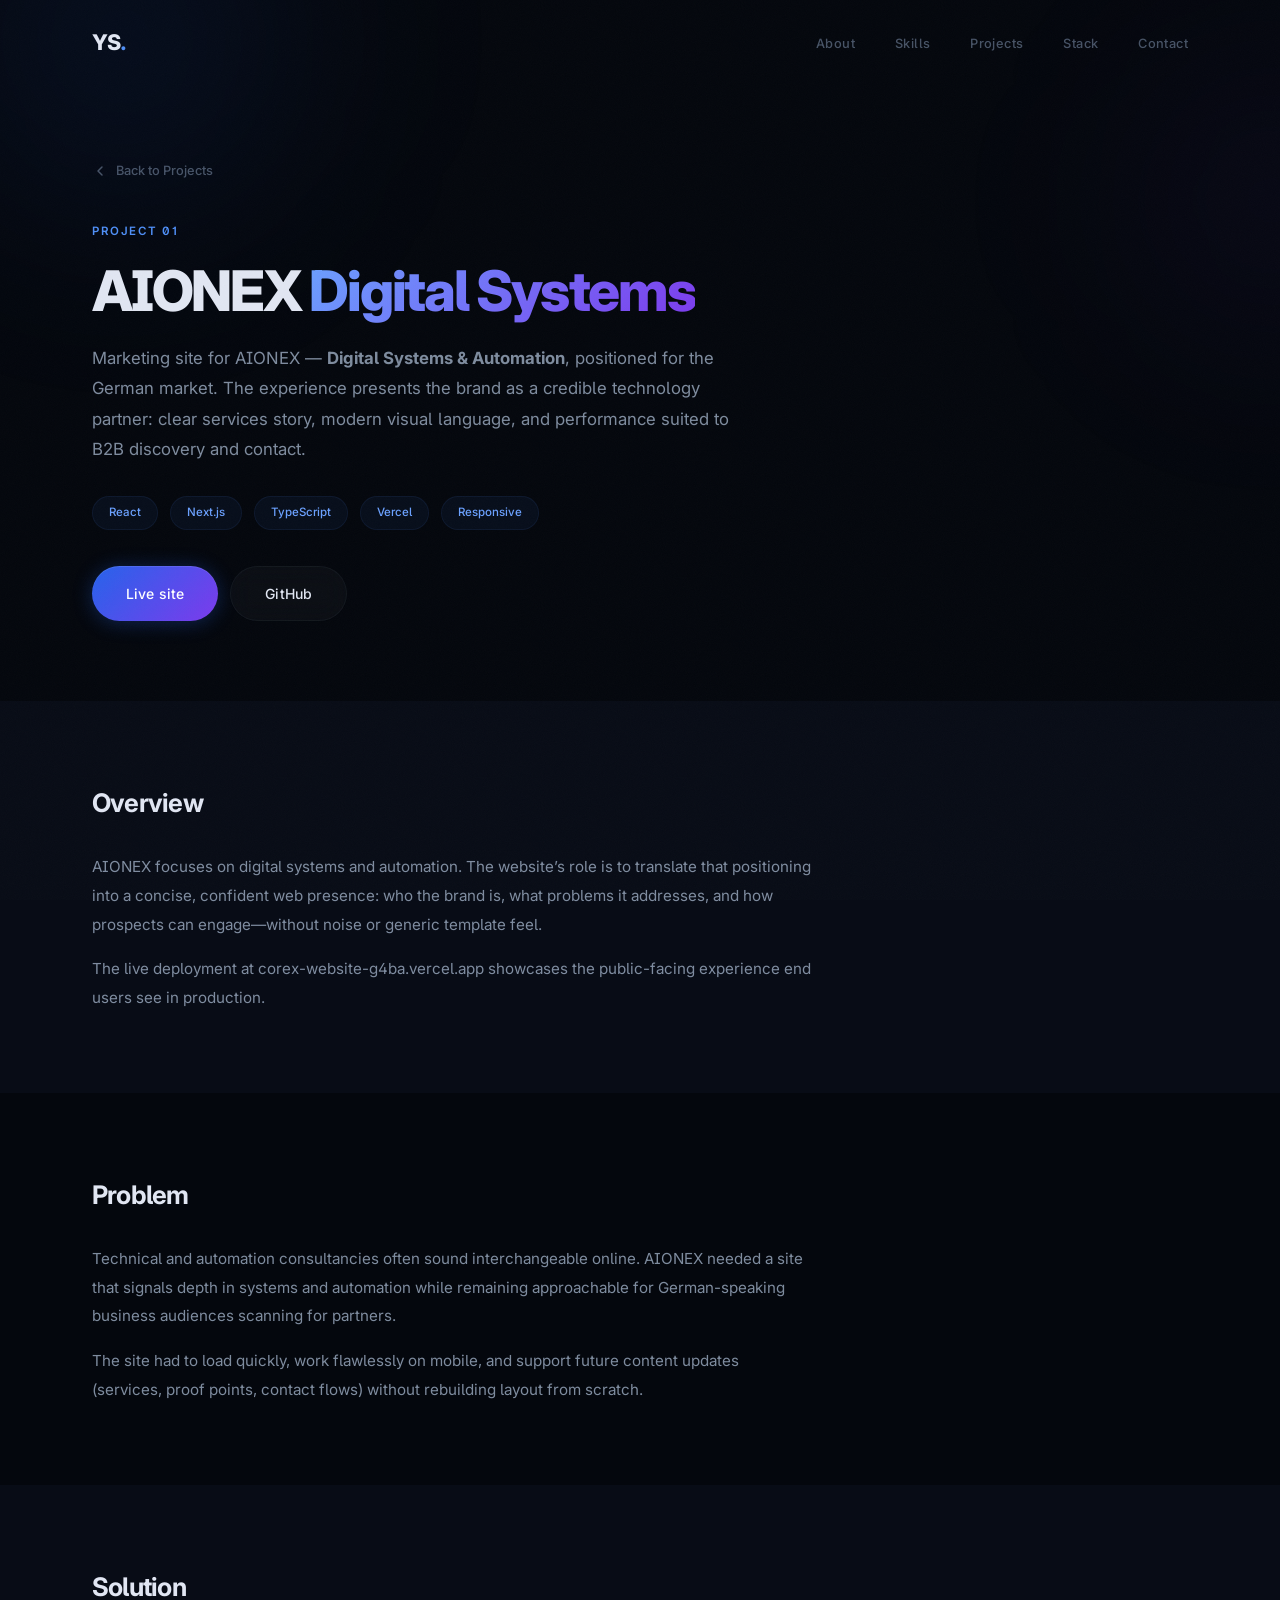
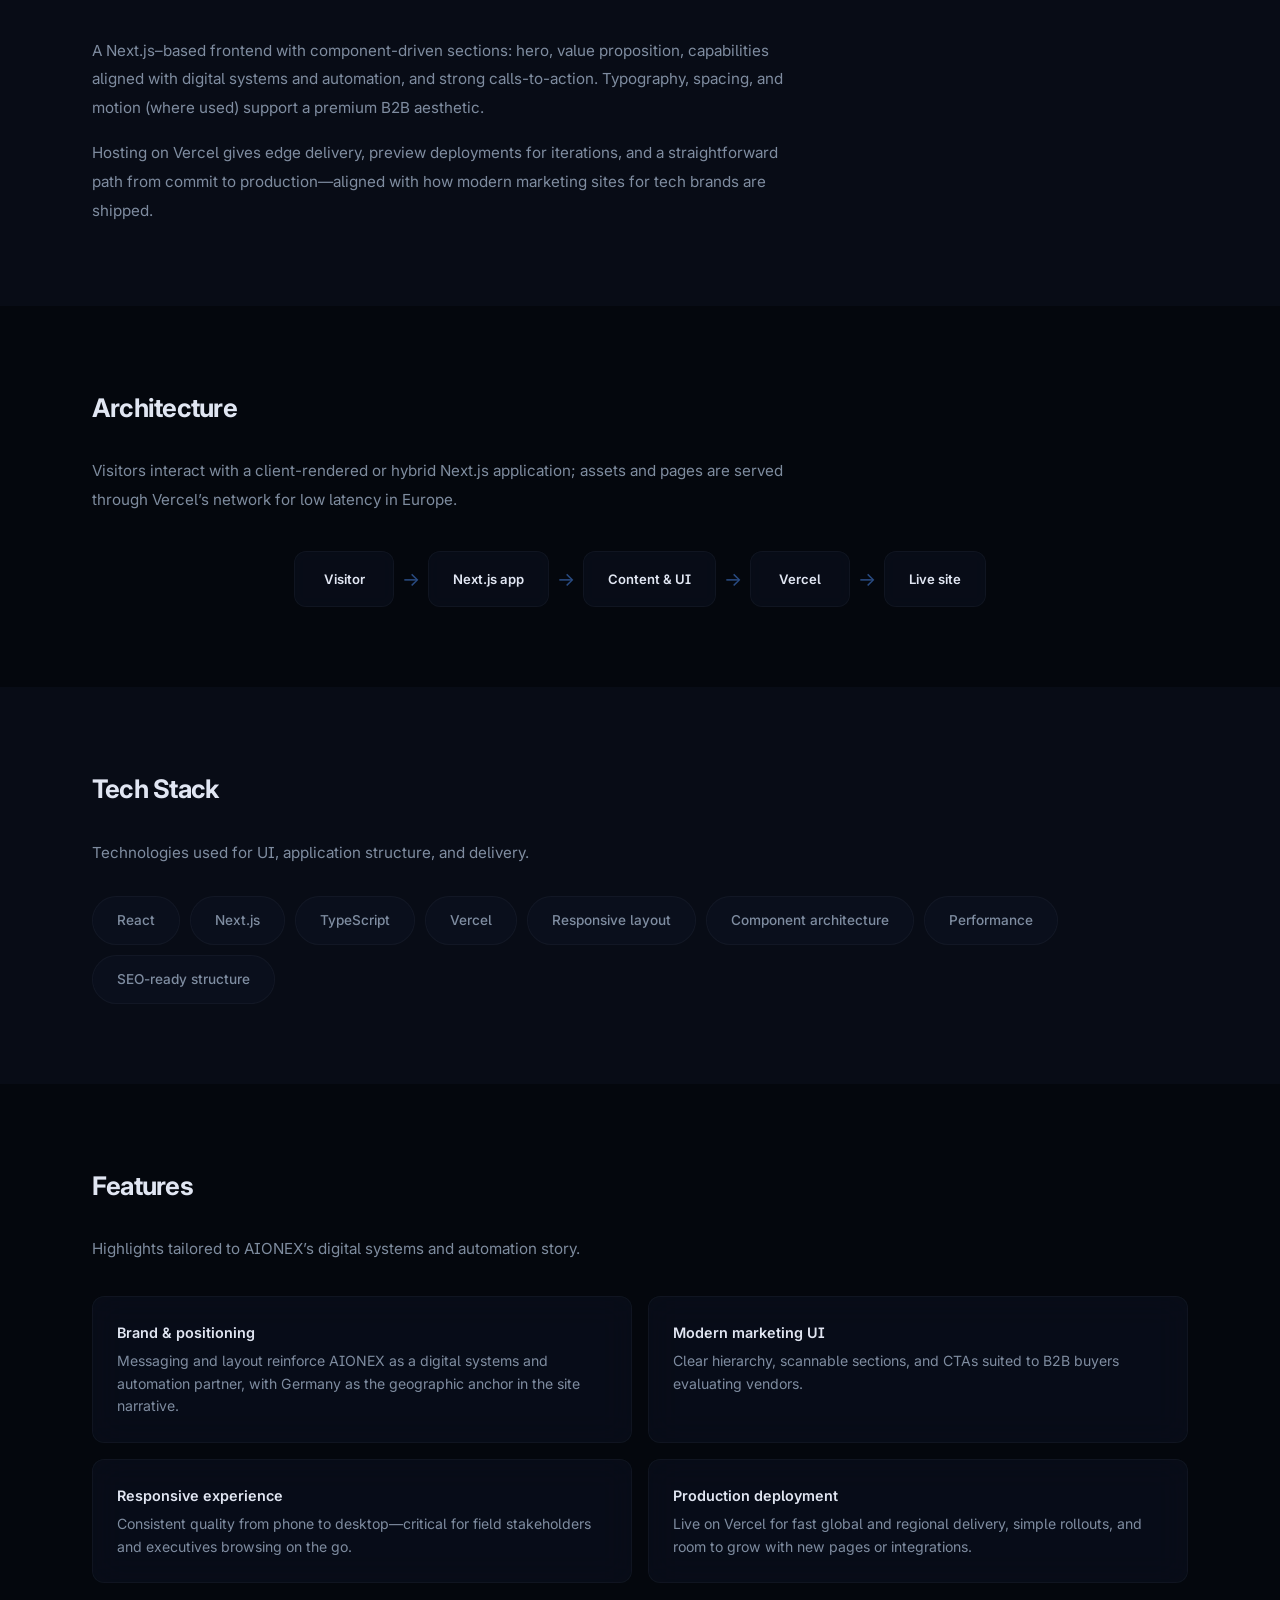
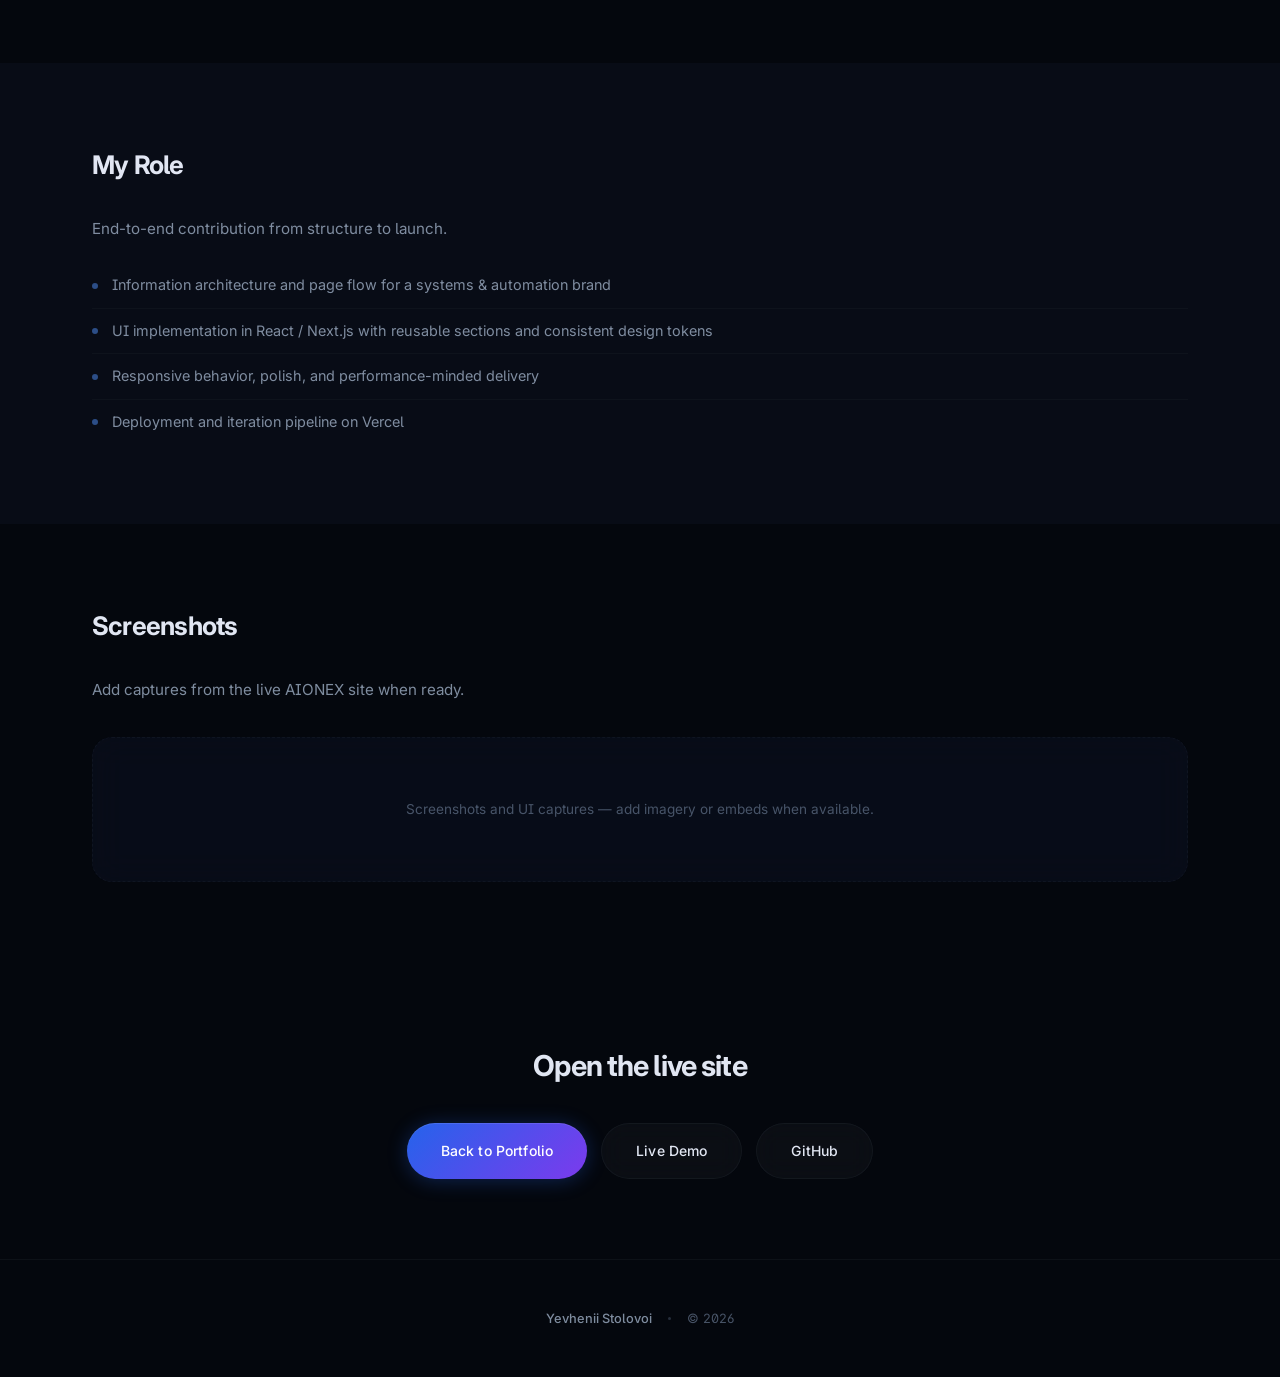
<file: projects/b2b-website.html>
<!DOCTYPE html>
<html lang="en">
<head>
  <meta charset="UTF-8">
  <meta name="viewport" content="width=device-width, initial-scale=1.0, viewport-fit=cover">
  <title>AIONEX — Digital Systems &amp; Automation | Yevhenii Stolovoi</title>
  <meta name="description" content="Case study: AIONEX marketing website — digital systems and automation, Germany. Built with React, Next.js, deployed on Vercel.">
  <link rel="stylesheet" href="../styles.css">
  <link rel="stylesheet" href="project-page.css">
  <link rel="preconnect" href="https://fonts.googleapis.com">
  <link rel="preconnect" href="https://fonts.gstatic.com" crossorigin>
  <link href="https://fonts.googleapis.com/css2?family=Inter:wght@300;400;500;600;700;800&display=swap" rel="stylesheet">
</head>
<body>

  <div class="noise-overlay" aria-hidden="true"></div>

  <nav class="nav" id="nav">
    <div class="nav-inner container">
      <a href="../index.html" class="nav-logo">YS<span class="accent">.</span></a>
      <button class="nav-toggle" id="navToggle" aria-label="Toggle menu" type="button">
        <span></span><span></span><span></span>
      </button>
      <ul class="nav-links" id="navLinks">
        <li><a href="../index.html#about">About</a></li>
        <li><a href="../index.html#skills">Skills</a></li>
        <li><a href="../index.html#projects">Projects</a></li>
        <li><a href="../index.html#stack">Stack</a></li>
        <li><a href="../index.html#contact">Contact</a></li>
      </ul>
    </div>
  </nav>

  <header class="project-hero">
    <div class="project-hero-bg" aria-hidden="true">
      <div class="project-hero-orb project-hero-orb--1"></div>
      <div class="project-hero-orb project-hero-orb--2"></div>
    </div>
    <div class="container project-hero-content">
      <a href="../index.html#projects" class="project-back">
        <svg viewBox="0 0 16 16" fill="none" aria-hidden="true"><path d="M10 12L6 8l4-4" stroke="currentColor" stroke-width="1.5" stroke-linecap="round" stroke-linejoin="round"/></svg>
        Back to Projects
      </a>
      <span class="project-hero-eyebrow">Project 01</span>
      <h1 class="project-hero-title">AIONEX <span class="accent-gradient">Digital Systems</span></h1>
      <p class="project-hero-desc">
        Marketing site for <a href="https://corex-website-g4ba.vercel.app/" target="_blank" rel="noopener noreferrer">AIONEX</a> — <strong>Digital Systems &amp; Automation</strong>, positioned for the German market. The experience presents the brand as a credible technology partner: clear services story, modern visual language, and performance suited to B2B discovery and contact.
      </p>
      <div class="project-hero-meta">
        <span>React</span>
        <span>Next.js</span>
        <span>TypeScript</span>
        <span>Vercel</span>
        <span>Responsive</span>
      </div>
      <div class="project-hero-actions">
        <a href="https://corex-website-g4ba.vercel.app/" class="btn btn-primary" target="_blank" rel="noopener noreferrer"><span>Live site</span></a>
        <a href="https://github.com/QLord-ops/corex-website.git" class="btn btn-outline" target="_blank" rel="noopener noreferrer"><span>GitHub</span></a>
      </div>
    </div>
  </header>

  <section class="project-section">
    <div class="container">
      <h2 class="project-section-title">Overview</h2>
      <div class="project-section-text">
        <p>
          AIONEX focuses on digital systems and automation. The website’s role is to translate that positioning into a concise, confident web presence: who the brand is, what problems it addresses, and how prospects can engage—without noise or generic template feel.
        </p>
        <p>
          The live deployment at <a href="https://corex-website-g4ba.vercel.app/" target="_blank" rel="noopener noreferrer">corex-website-g4ba.vercel.app</a> showcases the public-facing experience end users see in production.
        </p>
      </div>
    </div>
  </section>

  <section class="project-section">
    <div class="container">
      <h2 class="project-section-title">Problem</h2>
      <div class="project-section-text">
        <p>
          Technical and automation consultancies often sound interchangeable online. AIONEX needed a site that signals depth in systems and automation while remaining approachable for German-speaking business audiences scanning for partners.
        </p>
        <p>
          The site had to load quickly, work flawlessly on mobile, and support future content updates (services, proof points, contact flows) without rebuilding layout from scratch.
        </p>
      </div>
    </div>
  </section>

  <section class="project-section">
    <div class="container">
      <h2 class="project-section-title">Solution</h2>
      <div class="project-section-text">
        <p>
          A Next.js–based frontend with component-driven sections: hero, value proposition, capabilities aligned with digital systems and automation, and strong calls-to-action. Typography, spacing, and motion (where used) support a premium B2B aesthetic.
        </p>
        <p>
          Hosting on Vercel gives edge delivery, preview deployments for iterations, and a straightforward path from commit to production—aligned with how modern marketing sites for tech brands are shipped.
        </p>
      </div>
    </div>
  </section>

  <section class="project-section">
    <div class="container">
      <h2 class="project-section-title">Architecture</h2>
      <div class="project-section-text">
        <p>
          Visitors interact with a client-rendered or hybrid Next.js application; assets and pages are served through Vercel’s network for low latency in Europe.
        </p>
      </div>
      <div class="arch-diagram" role="img" aria-label="Flow from visitor to live AIONEX site">
        <div class="arch-node">Visitor</div>
        <span class="arch-arrow" aria-hidden="true">→</span>
        <div class="arch-node">Next.js app</div>
        <span class="arch-arrow" aria-hidden="true">→</span>
        <div class="arch-node">Content &amp; UI</div>
        <span class="arch-arrow" aria-hidden="true">→</span>
        <div class="arch-node">Vercel</div>
        <span class="arch-arrow" aria-hidden="true">→</span>
        <div class="arch-node">Live site</div>
      </div>
    </div>
  </section>

  <section class="project-section">
    <div class="container">
      <h2 class="project-section-title">Tech Stack</h2>
      <div class="project-section-text">
        <p>Technologies used for UI, application structure, and delivery.</p>
      </div>
      <div class="tech-stack-grid">
        <span>React</span>
        <span>Next.js</span>
        <span>TypeScript</span>
        <span>Vercel</span>
        <span>Responsive layout</span>
        <span>Component architecture</span>
        <span>Performance</span>
        <span>SEO-ready structure</span>
      </div>
    </div>
  </section>

  <section class="project-section">
    <div class="container">
      <h2 class="project-section-title">Features</h2>
      <div class="project-section-text">
        <p>Highlights tailored to AIONEX’s digital systems and automation story.</p>
      </div>
      <div class="features-grid">
        <div class="feature-item glass-card">
          <strong>Brand &amp; positioning</strong>
          Messaging and layout reinforce AIONEX as a digital systems and automation partner, with Germany as the geographic anchor in the site narrative.
        </div>
        <div class="feature-item glass-card">
          <strong>Modern marketing UI</strong>
          Clear hierarchy, scannable sections, and CTAs suited to B2B buyers evaluating vendors.
        </div>
        <div class="feature-item glass-card">
          <strong>Responsive experience</strong>
          Consistent quality from phone to desktop—critical for field stakeholders and executives browsing on the go.
        </div>
        <div class="feature-item glass-card">
          <strong>Production deployment</strong>
          Live on Vercel for fast global and regional delivery, simple rollouts, and room to grow with new pages or integrations.
        </div>
      </div>
    </div>
  </section>

  <section class="project-section">
    <div class="container">
      <h2 class="project-section-title">My Role</h2>
      <div class="project-section-text">
        <p>End-to-end contribution from structure to launch.</p>
      </div>
      <ul class="role-list">
        <li>Information architecture and page flow for a systems &amp; automation brand</li>
        <li>UI implementation in React / Next.js with reusable sections and consistent design tokens</li>
        <li>Responsive behavior, polish, and performance-minded delivery</li>
        <li>Deployment and iteration pipeline on Vercel</li>
      </ul>
    </div>
  </section>

  <section class="project-section">
    <div class="container">
      <h2 class="project-section-title">Screenshots</h2>
      <div class="project-section-text">
        <p>Add captures from the <a href="https://corex-website-g4ba.vercel.app/" target="_blank" rel="noopener noreferrer">live AIONEX site</a> when ready.</p>
      </div>
      <div class="screenshots-placeholder glass-card">
        Screenshots and UI captures — add imagery or embeds when available.
      </div>
    </div>
  </section>

  <section class="project-cta">
    <div class="container">
      <h2 class="project-cta-title">Open the live site</h2>
      <div class="project-cta-buttons">
        <a href="../index.html#projects" class="btn btn-primary"><span>Back to Portfolio</span></a>
        <a href="https://corex-website-g4ba.vercel.app/" class="btn btn-outline" target="_blank" rel="noopener noreferrer"><span>Live Demo</span></a>
        <a href="https://github.com/QLord-ops/corex-website.git" class="btn btn-outline" target="_blank" rel="noopener noreferrer"><span>GitHub</span></a>
      </div>
    </div>
  </section>

  <footer class="footer">
    <div class="container footer-inner">
      <span class="footer-name">Yevhenii Stolovoi</span>
      <span class="footer-sep"></span>
      <span class="footer-copy">&copy; 2026</span>
    </div>
  </footer>

  <script>
    (function () {
      'use strict';
      var nav = document.getElementById('nav');
      var navToggle = document.getElementById('navToggle');
      var navLinks = document.getElementById('navLinks');

      function onScroll() {
        if (nav) nav.classList.toggle('scrolled', window.scrollY > 50);
      }
      window.addEventListener('scroll', onScroll, { passive: true });
      onScroll();

      if (navToggle && navLinks) {
        navToggle.addEventListener('click', function () {
          navToggle.classList.toggle('active');
          navLinks.classList.toggle('open');
          document.body.style.overflow = navLinks.classList.contains('open') ? 'hidden' : '';
        });
        navLinks.querySelectorAll('a').forEach(function (link) {
          link.addEventListener('click', function () {
            navToggle.classList.remove('active');
            navLinks.classList.remove('open');
            document.body.style.overflow = '';
          });
        });
      }
    })();
  </script>
</body>
</html>
</file>
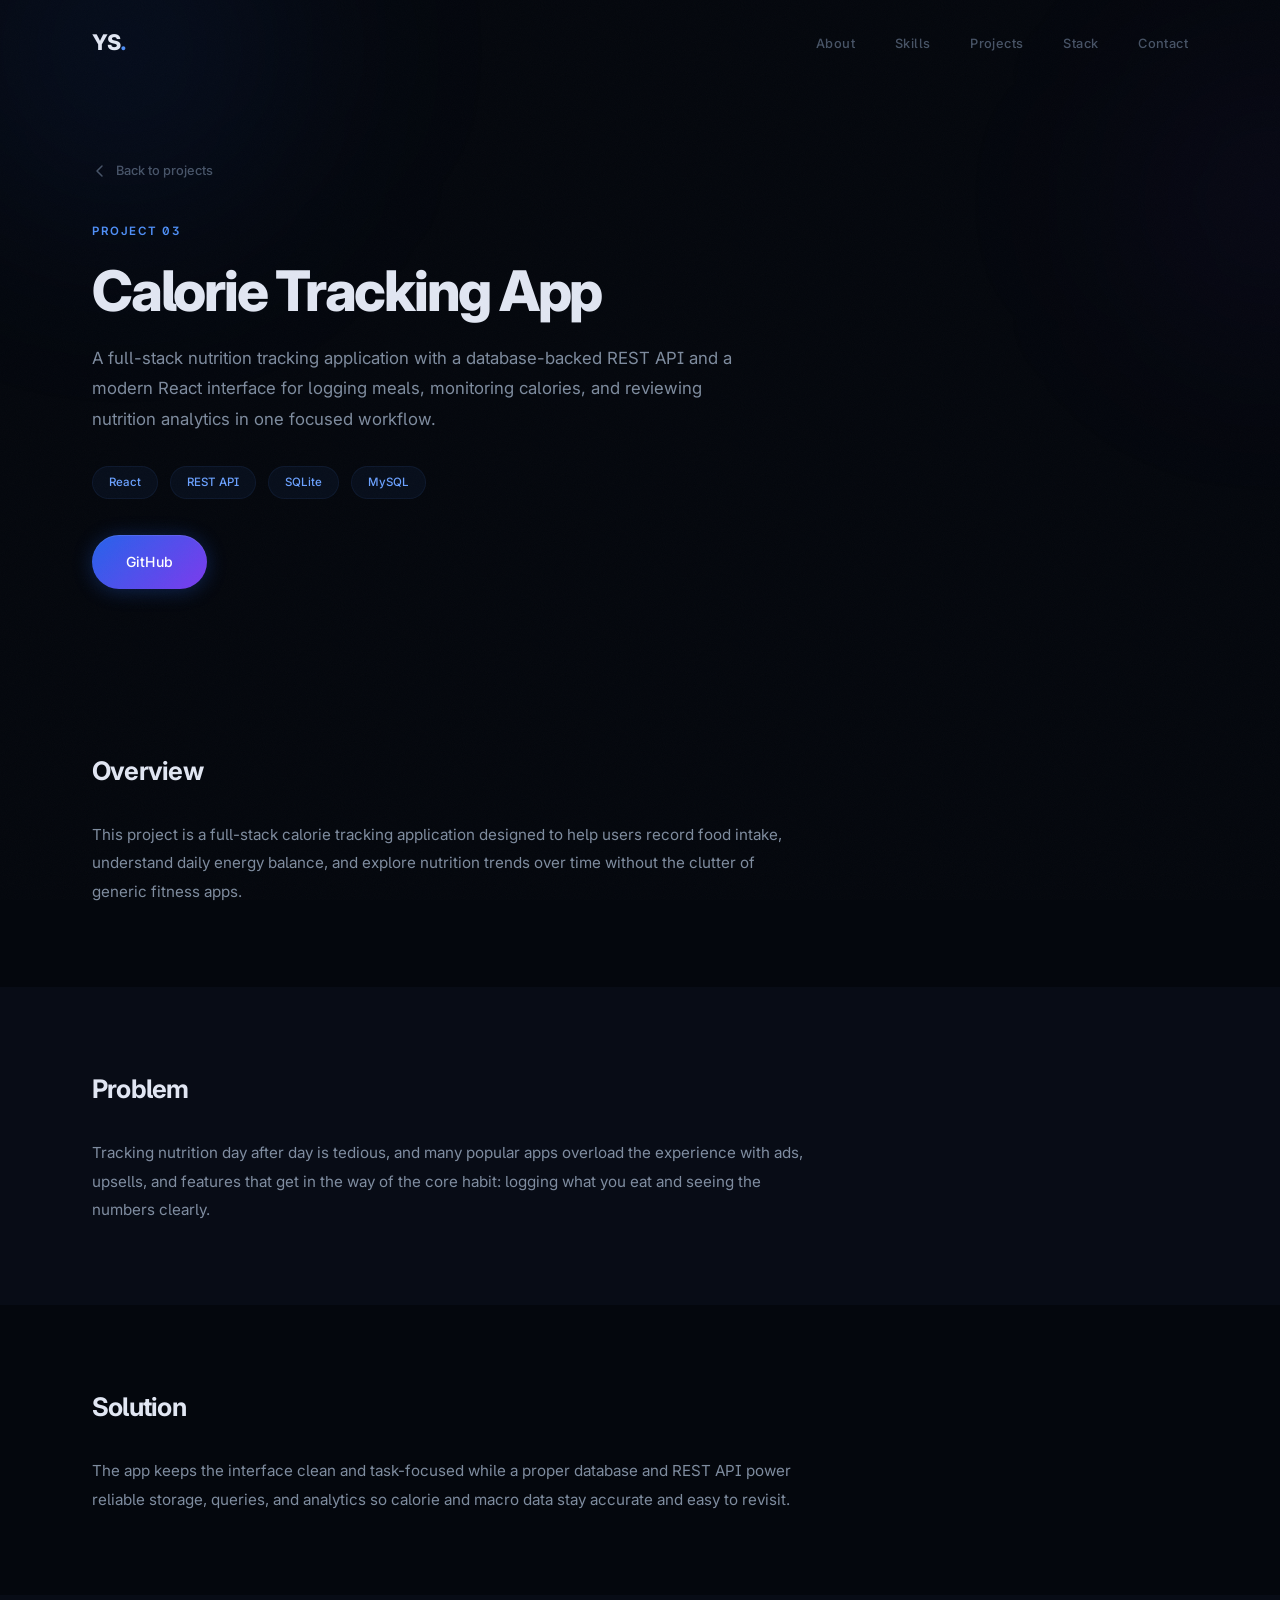
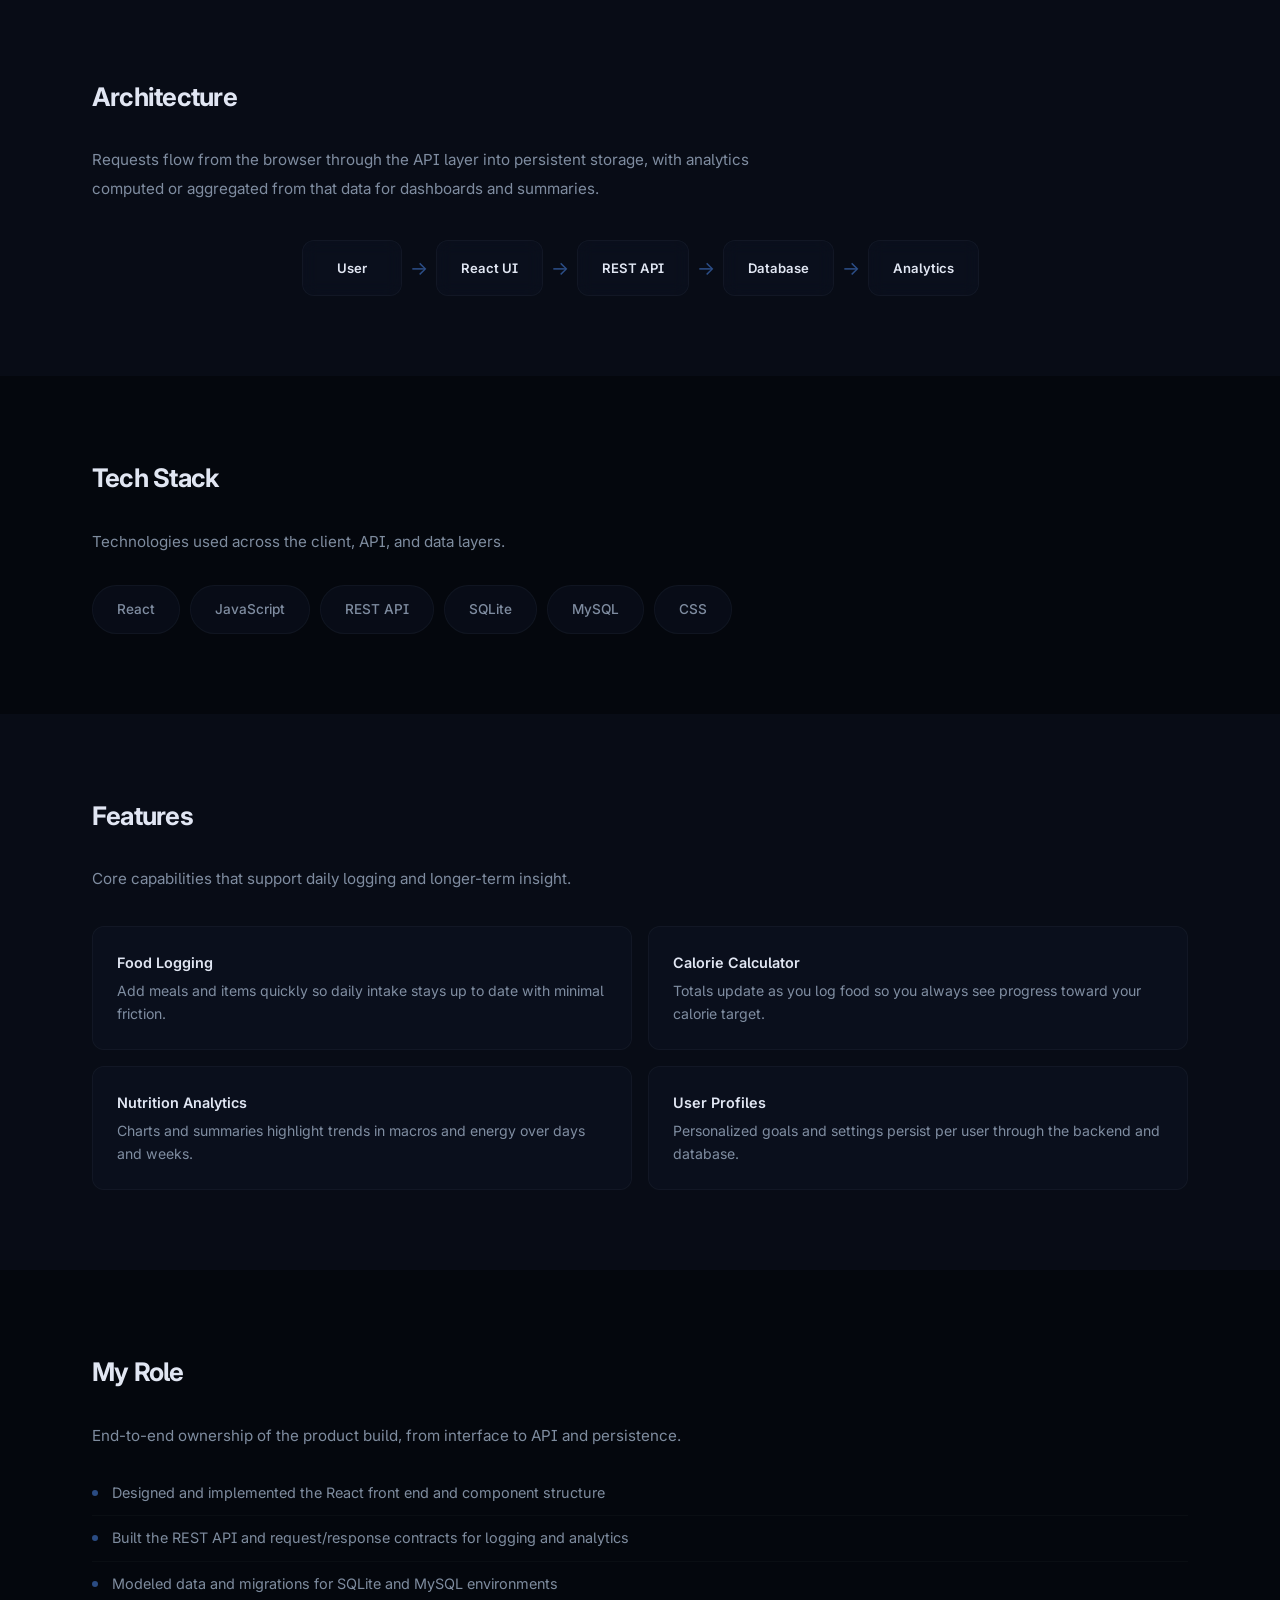
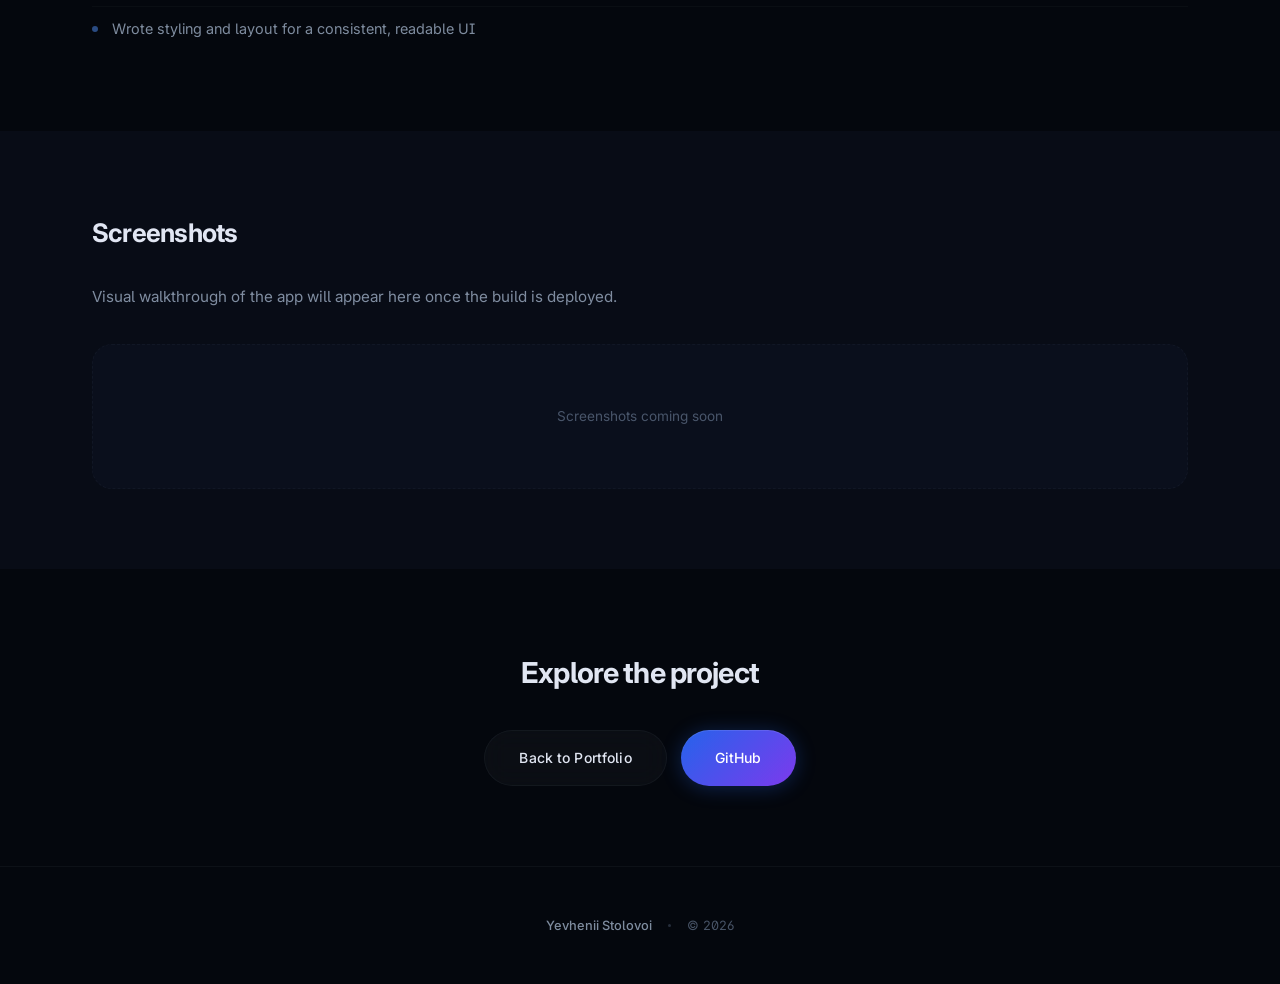
<file: projects/calorie-app.html>
<!DOCTYPE html>
<html lang="en">
<head>
  <meta charset="UTF-8">
  <meta name="viewport" content="width=device-width, initial-scale=1.0, viewport-fit=cover">
  <title>Calorie Tracking App — Yevhenii Stolovoi</title>
  <meta name="description" content="Case study: full-stack calorie tracking app with REST API, SQLite/MySQL, and React UI.">
  <link rel="stylesheet" href="../styles.css">
  <link rel="stylesheet" href="project-page.css">
  <link rel="preconnect" href="https://fonts.googleapis.com">
  <link rel="preconnect" href="https://fonts.gstatic.com" crossorigin>
  <link href="https://fonts.googleapis.com/css2?family=Inter:wght@300;400;500;600;700;800&display=swap" rel="stylesheet">
</head>
<body>

  <div class="noise-overlay" aria-hidden="true"></div>

  <nav class="nav" id="nav">
    <div class="nav-inner container">
      <a href="../index.html" class="nav-logo">YS<span class="accent">.</span></a>
      <button class="nav-toggle" id="navToggle" aria-label="Toggle menu" type="button">
        <span></span>
        <span></span>
        <span></span>
      </button>
      <ul class="nav-links" id="navLinks">
        <li><a href="../index.html#about">About</a></li>
        <li><a href="../index.html#skills">Skills</a></li>
        <li><a href="../index.html#projects">Projects</a></li>
        <li><a href="../index.html#stack">Stack</a></li>
        <li><a href="../index.html#contact">Contact</a></li>
      </ul>
    </div>
  </nav>

  <section class="project-hero">
    <div class="project-hero-bg" aria-hidden="true">
      <div class="project-hero-orb project-hero-orb--1"></div>
      <div class="project-hero-orb project-hero-orb--2"></div>
    </div>
    <div class="container project-hero-content">
      <a href="../index.html#projects" class="project-back">
        <svg viewBox="0 0 16 16" fill="none" aria-hidden="true"><path d="M10 3L5 8l5 5" stroke="currentColor" stroke-width="1.5" stroke-linecap="round" stroke-linejoin="round"/></svg>
        Back to projects
      </a>
      <span class="project-hero-eyebrow">Project 03</span>
      <h1 class="project-hero-title">Calorie Tracking App</h1>
      <p class="project-hero-desc">
        A full-stack nutrition tracking application with a database-backed REST API and a modern React interface for logging meals, monitoring calories, and reviewing nutrition analytics in one focused workflow.
      </p>
      <div class="project-hero-meta">
        <span>React</span>
        <span>REST API</span>
        <span>SQLite</span>
        <span>MySQL</span>
      </div>
      <div class="project-hero-actions">
        <a href="https://github.com/QLord-ops/healthy-app.git" class="btn btn-primary" target="_blank" rel="noopener noreferrer"><span>GitHub</span></a>
      </div>
    </div>
  </section>

  <main>
    <section class="project-section">
      <div class="container">
        <h2 class="project-section-title">Overview</h2>
        <div class="project-section-text">
          <p>This project is a full-stack calorie tracking application designed to help users record food intake, understand daily energy balance, and explore nutrition trends over time without the clutter of generic fitness apps.</p>
        </div>
      </div>
    </section>

    <section class="project-section">
      <div class="container">
        <h2 class="project-section-title">Problem</h2>
        <div class="project-section-text">
          <p>Tracking nutrition day after day is tedious, and many popular apps overload the experience with ads, upsells, and features that get in the way of the core habit: logging what you eat and seeing the numbers clearly.</p>
        </div>
      </div>
    </section>

    <section class="project-section">
      <div class="container">
        <h2 class="project-section-title">Solution</h2>
        <div class="project-section-text">
          <p>The app keeps the interface clean and task-focused while a proper database and REST API power reliable storage, queries, and analytics so calorie and macro data stay accurate and easy to revisit.</p>
        </div>
      </div>
    </section>

    <section class="project-section">
      <div class="container">
        <h2 class="project-section-title">Architecture</h2>
        <div class="project-section-text">
          <p>Requests flow from the browser through the API layer into persistent storage, with analytics computed or aggregated from that data for dashboards and summaries.</p>
        </div>
        <div class="arch-diagram" role="img" aria-label="User to React UI to REST API to Database to Analytics">
          <div class="arch-node">User</div>
          <span class="arch-arrow" aria-hidden="true">→</span>
          <div class="arch-node">React UI</div>
          <span class="arch-arrow" aria-hidden="true">→</span>
          <div class="arch-node">REST API</div>
          <span class="arch-arrow" aria-hidden="true">→</span>
          <div class="arch-node">Database</div>
          <span class="arch-arrow" aria-hidden="true">→</span>
          <div class="arch-node">Analytics</div>
        </div>
      </div>
    </section>

    <section class="project-section">
      <div class="container">
        <h2 class="project-section-title">Tech Stack</h2>
        <div class="project-section-text">
          <p>Technologies used across the client, API, and data layers.</p>
        </div>
        <div class="tech-stack-grid">
          <span>React</span>
          <span>JavaScript</span>
          <span>REST API</span>
          <span>SQLite</span>
          <span>MySQL</span>
          <span>CSS</span>
        </div>
      </div>
    </section>

    <section class="project-section">
      <div class="container">
        <h2 class="project-section-title">Features</h2>
        <div class="project-section-text">
          <p>Core capabilities that support daily logging and longer-term insight.</p>
        </div>
        <div class="features-grid">
          <div class="feature-item">
            <strong>Food Logging</strong>
            Add meals and items quickly so daily intake stays up to date with minimal friction.
          </div>
          <div class="feature-item">
            <strong>Calorie Calculator</strong>
            Totals update as you log food so you always see progress toward your calorie target.
          </div>
          <div class="feature-item">
            <strong>Nutrition Analytics</strong>
            Charts and summaries highlight trends in macros and energy over days and weeks.
          </div>
          <div class="feature-item">
            <strong>User Profiles</strong>
            Personalized goals and settings persist per user through the backend and database.
          </div>
        </div>
      </div>
    </section>

    <section class="project-section">
      <div class="container">
        <h2 class="project-section-title">My Role</h2>
        <div class="project-section-text">
          <p>End-to-end ownership of the product build, from interface to API and persistence.</p>
        </div>
        <ul class="role-list">
          <li>Designed and implemented the React front end and component structure</li>
          <li>Built the REST API and request/response contracts for logging and analytics</li>
          <li>Modeled data and migrations for SQLite and MySQL environments</li>
          <li>Wrote styling and layout for a consistent, readable UI</li>
        </ul>
      </div>
    </section>

    <section class="project-section">
      <div class="container">
        <h2 class="project-section-title">Screenshots</h2>
        <div class="project-section-text">
          <p>Visual walkthrough of the app will appear here once the build is deployed.</p>
        </div>
        <div class="screenshots-placeholder">Screenshots coming soon</div>
      </div>
    </section>
  </main>

  <section class="project-cta">
    <div class="container">
      <h2 class="project-cta-title">Explore the project</h2>
      <div class="project-cta-buttons">
        <a href="../index.html#projects" class="btn btn-outline"><span>Back to Portfolio</span></a>
        <a href="https://github.com/QLord-ops/healthy-app.git" class="btn btn-primary" target="_blank" rel="noopener noreferrer"><span>GitHub</span></a>
      </div>
    </div>
  </section>

  <footer class="footer">
    <div class="container footer-inner">
      <span class="footer-name">Yevhenii Stolovoi</span>
      <span class="footer-sep"></span>
      <span class="footer-copy">&copy; 2026</span>
    </div>
  </footer>

  <script>
(function(){var nav=document.getElementById('nav');window.addEventListener('scroll',function(){nav.classList.toggle('scrolled',window.scrollY>50)},{passive:true});var tog=document.getElementById('navToggle'),links=document.getElementById('navLinks');if(tog)tog.addEventListener('click',function(){tog.classList.toggle('active');links.classList.toggle('open');document.body.style.overflow=links.classList.contains('open')?'hidden':'';});if(links)links.querySelectorAll('a').forEach(function(a){a.addEventListener('click',function(){tog.classList.remove('active');links.classList.remove('open');document.body.style.overflow='';});});})();
  </script>
</body>
</html>
</file>
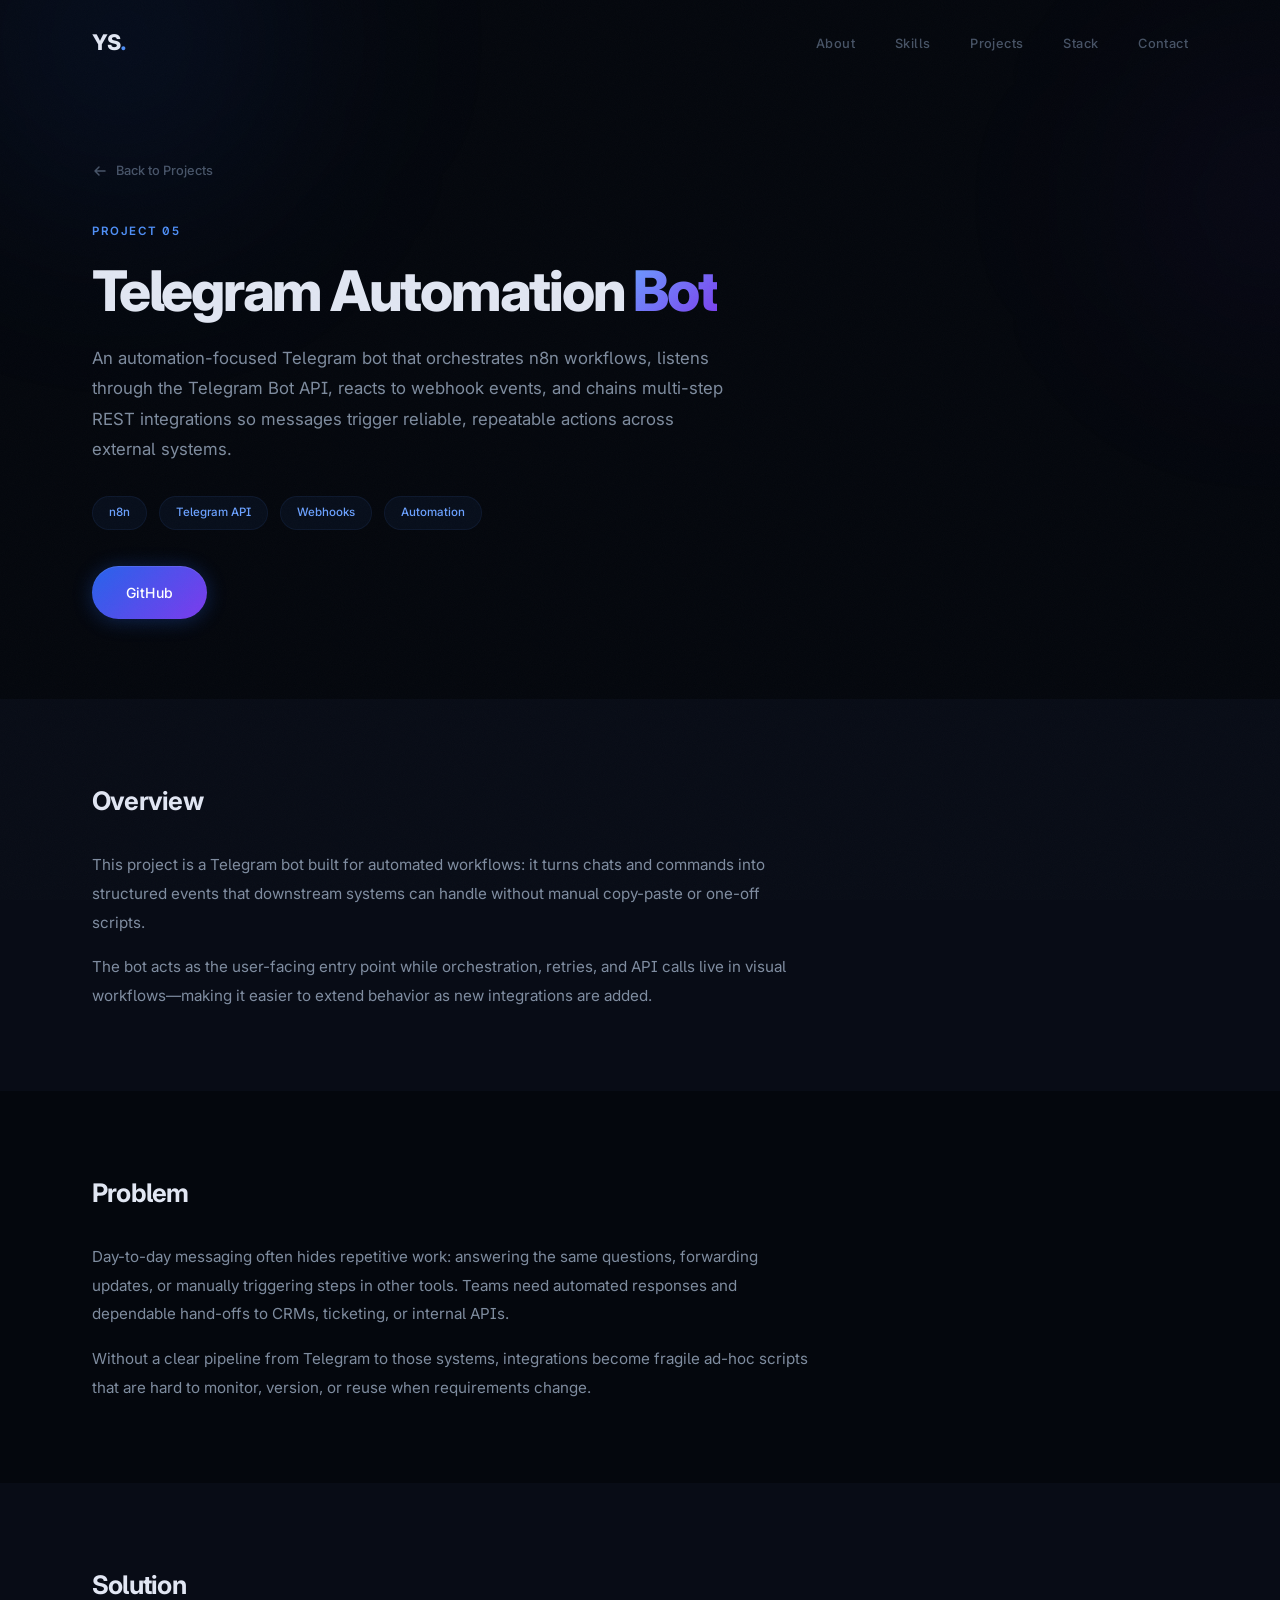
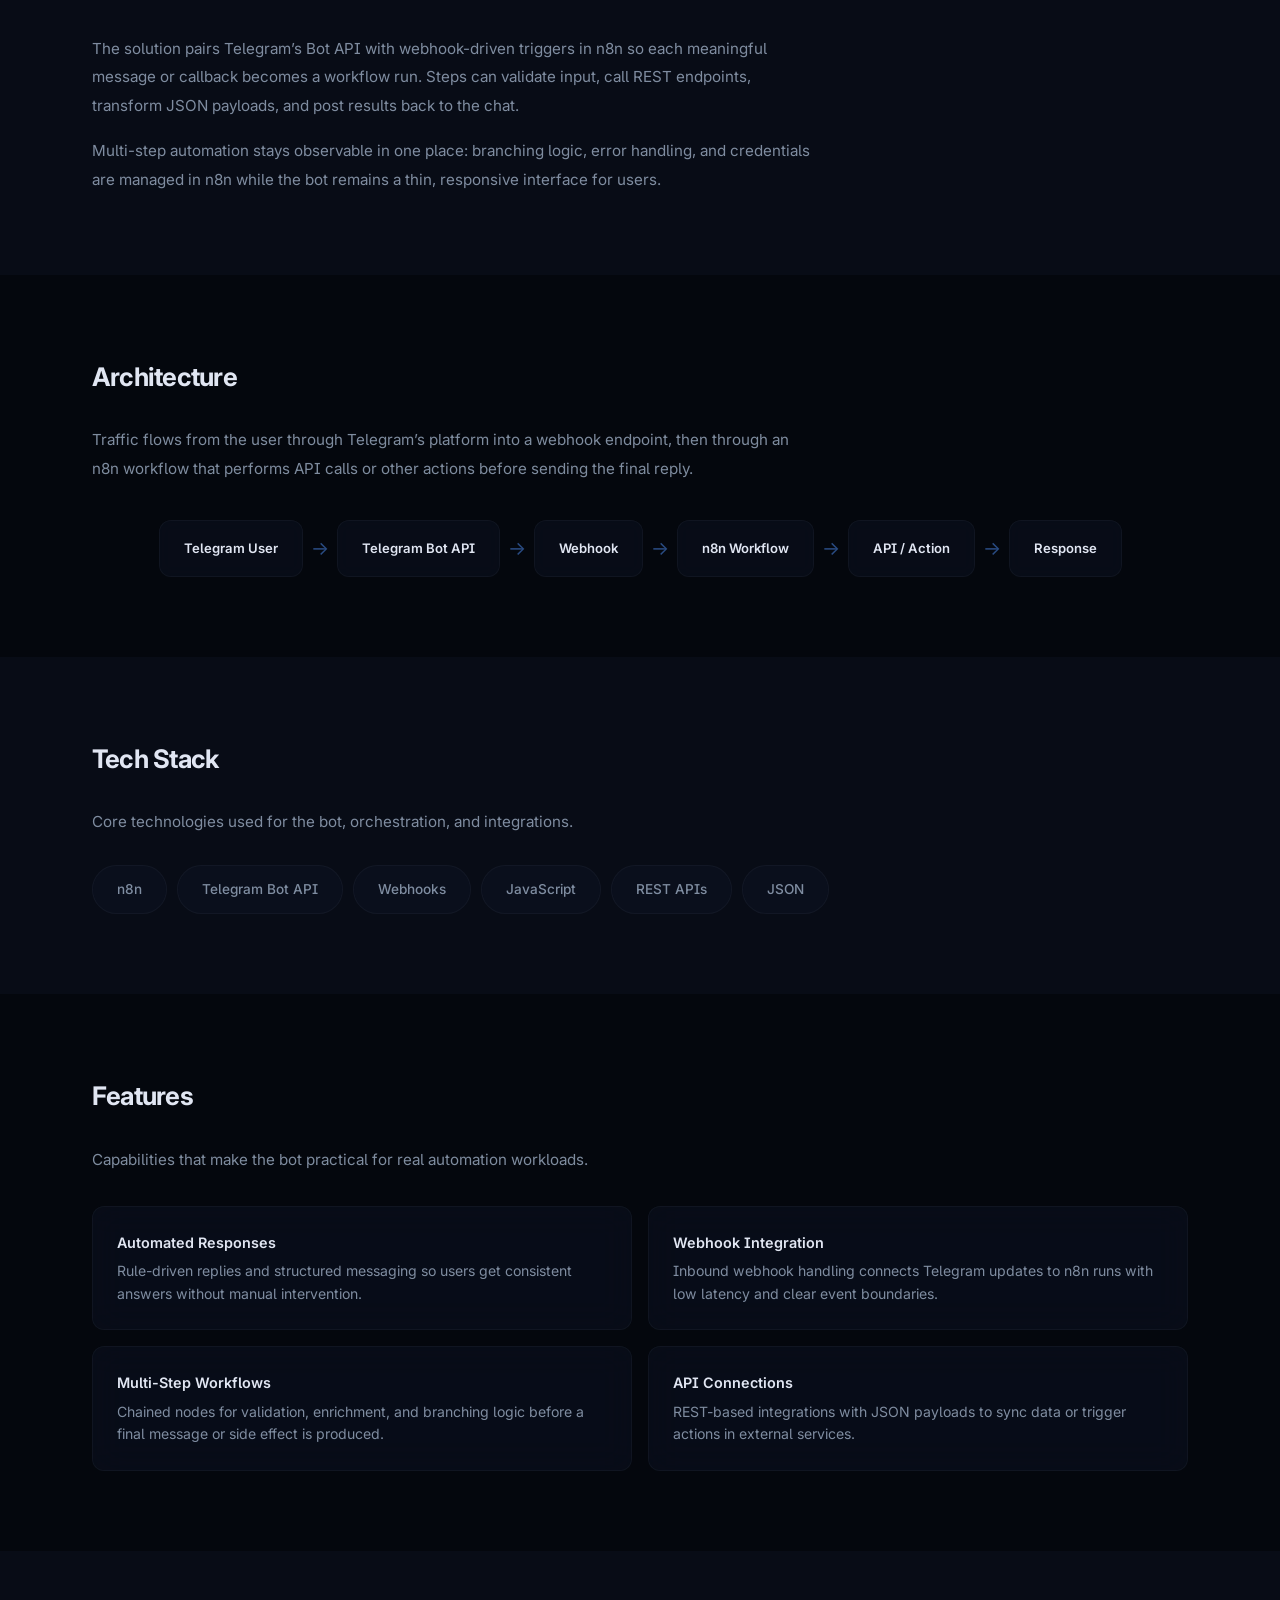
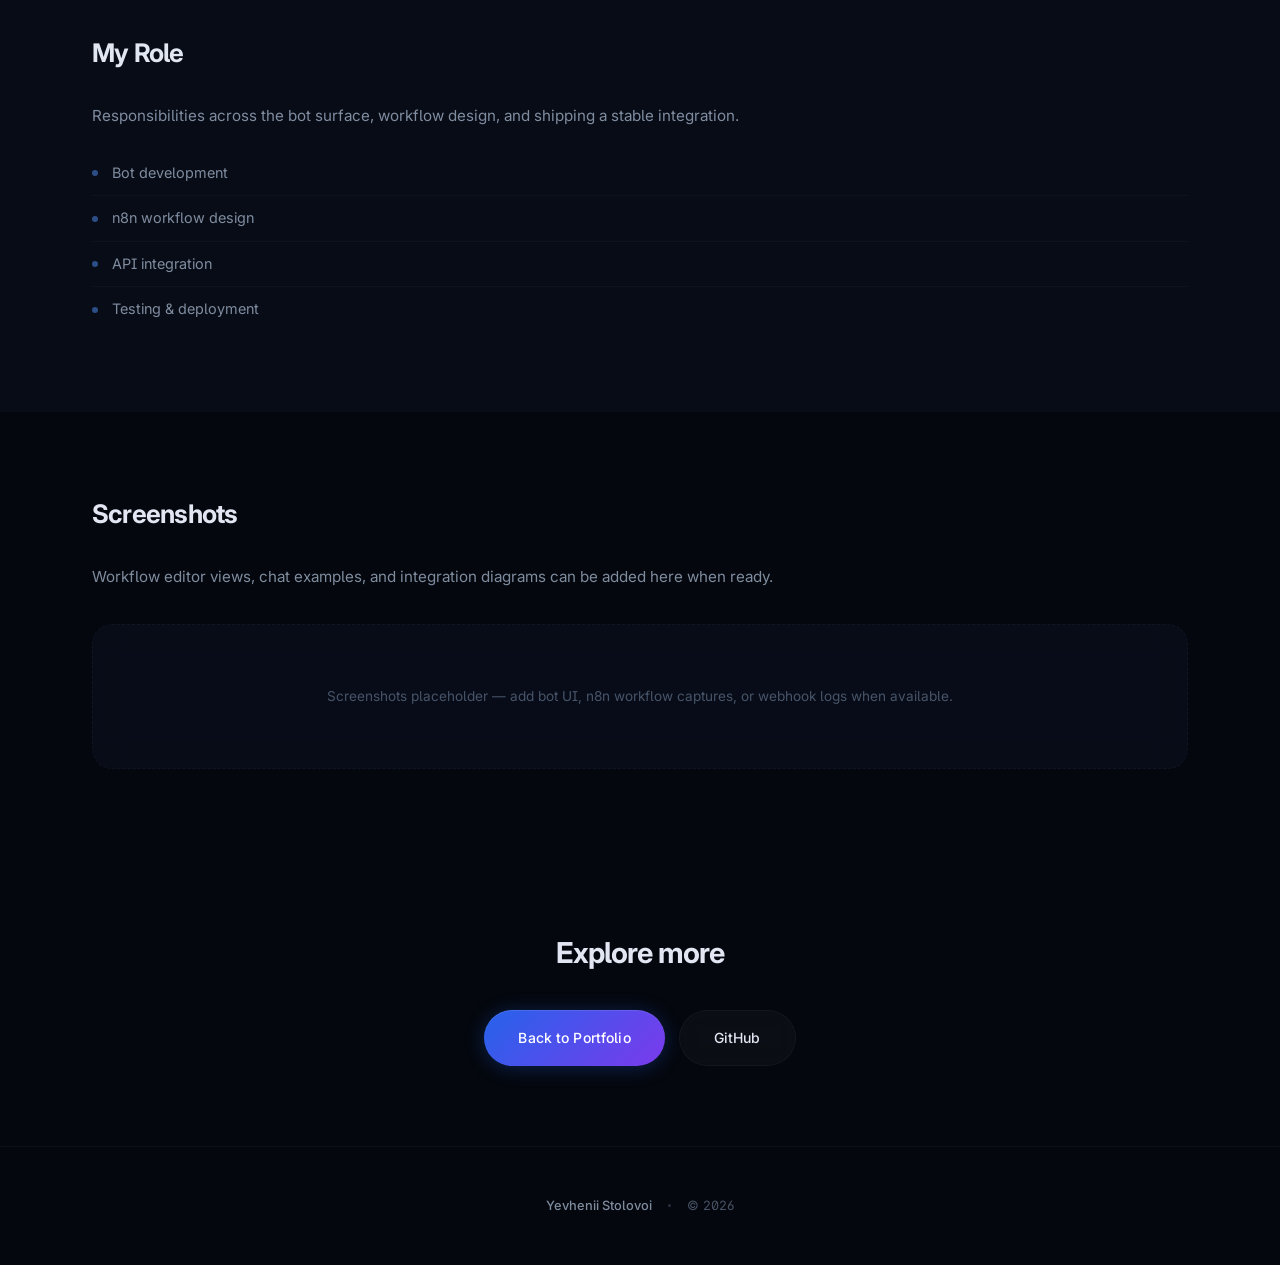
<file: projects/telegram-bot.html>
<!DOCTYPE html>
<html lang="en">
<head>
  <meta charset="UTF-8">
  <meta name="viewport" content="width=device-width, initial-scale=1.0, viewport-fit=cover">
  <title>Telegram Automation Bot — Yevhenii Stolovoi</title>
  <meta name="description" content="Case study: Telegram automation bot powered by n8n, webhooks, Telegram Bot API, and multi-step API integrations.">
  <link rel="stylesheet" href="../styles.css">
  <link rel="stylesheet" href="project-page.css">
  <link rel="preconnect" href="https://fonts.googleapis.com">
  <link rel="preconnect" href="https://fonts.gstatic.com" crossorigin>
  <link href="https://fonts.googleapis.com/css2?family=Inter:wght@300;400;500;600;700;800&display=swap" rel="stylesheet">
</head>
<body>

  <div class="noise-overlay" aria-hidden="true"></div>

  <nav class="nav" id="nav">
    <div class="nav-inner container">
      <a href="../index.html" class="nav-logo">YS<span class="accent">.</span></a>
      <button class="nav-toggle" id="navToggle" aria-label="Toggle menu" type="button">
        <span></span><span></span><span></span>
      </button>
      <ul class="nav-links" id="navLinks">
        <li><a href="../index.html#about">About</a></li>
        <li><a href="../index.html#skills">Skills</a></li>
        <li><a href="../index.html#projects">Projects</a></li>
        <li><a href="../index.html#stack">Stack</a></li>
        <li><a href="../index.html#contact">Contact</a></li>
      </ul>
    </div>
  </nav>

  <header class="project-hero">
    <div class="project-hero-bg" aria-hidden="true">
      <div class="project-hero-orb project-hero-orb--1"></div>
      <div class="project-hero-orb project-hero-orb--2"></div>
    </div>
    <div class="container project-hero-content">
      <a href="../index.html#projects" class="project-back">
        <svg viewBox="0 0 16 16" fill="none" aria-hidden="true"><path d="M13 8H3M7 4l-4 4 4 4" stroke="currentColor" stroke-width="1.5" stroke-linecap="round" stroke-linejoin="round"/></svg>
        Back to Projects
      </a>
      <span class="project-hero-eyebrow">Project 05</span>
      <h1 class="project-hero-title">Telegram Automation <span class="accent-gradient">Bot</span></h1>
      <p class="project-hero-desc">
        An automation-focused Telegram bot that orchestrates n8n workflows, listens through the Telegram Bot API, reacts to webhook events, and chains multi-step REST integrations so messages trigger reliable, repeatable actions across external systems.
      </p>
      <div class="project-hero-meta">
        <span>n8n</span>
        <span>Telegram API</span>
        <span>Webhooks</span>
        <span>Automation</span>
      </div>
      <div class="project-hero-actions">
        <a href="https://github.com/QLord-ops/tg-chief-of-staff.git" class="btn btn-primary" target="_blank" rel="noopener noreferrer"><span>GitHub</span></a>
      </div>
    </div>
  </header>

  <section class="project-section">
    <div class="container">
      <h2 class="project-section-title">Overview</h2>
      <div class="project-section-text">
        <p>
          This project is a Telegram bot built for automated workflows: it turns chats and commands into structured events that downstream systems can handle without manual copy-paste or one-off scripts.
        </p>
        <p>
          The bot acts as the user-facing entry point while orchestration, retries, and API calls live in visual workflows—making it easier to extend behavior as new integrations are added.
        </p>
      </div>
    </div>
  </section>

  <section class="project-section">
    <div class="container">
      <h2 class="project-section-title">Problem</h2>
      <div class="project-section-text">
        <p>
          Day-to-day messaging often hides repetitive work: answering the same questions, forwarding updates, or manually triggering steps in other tools. Teams need automated responses and dependable hand-offs to CRMs, ticketing, or internal APIs.
        </p>
        <p>
          Without a clear pipeline from Telegram to those systems, integrations become fragile ad-hoc scripts that are hard to monitor, version, or reuse when requirements change.
        </p>
      </div>
    </div>
  </section>

  <section class="project-section">
    <div class="container">
      <h2 class="project-section-title">Solution</h2>
      <div class="project-section-text">
        <p>
          The solution pairs Telegram’s Bot API with webhook-driven triggers in n8n so each meaningful message or callback becomes a workflow run. Steps can validate input, call REST endpoints, transform JSON payloads, and post results back to the chat.
        </p>
        <p>
          Multi-step automation stays observable in one place: branching logic, error handling, and credentials are managed in n8n while the bot remains a thin, responsive interface for users.
        </p>
      </div>
    </div>
  </section>

  <section class="project-section">
    <div class="container">
      <h2 class="project-section-title">Architecture</h2>
      <div class="project-section-text">
        <p>
          Traffic flows from the user through Telegram’s platform into a webhook endpoint, then through an n8n workflow that performs API calls or other actions before sending the final reply.
        </p>
      </div>
      <div class="arch-diagram" role="img" aria-label="Flow from Telegram user through Bot API, webhook, n8n, APIs, to response">
        <div class="arch-node">Telegram User</div>
        <span class="arch-arrow" aria-hidden="true">→</span>
        <div class="arch-node">Telegram Bot API</div>
        <span class="arch-arrow" aria-hidden="true">→</span>
        <div class="arch-node">Webhook</div>
        <span class="arch-arrow" aria-hidden="true">→</span>
        <div class="arch-node">n8n Workflow</div>
        <span class="arch-arrow" aria-hidden="true">→</span>
        <div class="arch-node">API / Action</div>
        <span class="arch-arrow" aria-hidden="true">→</span>
        <div class="arch-node">Response</div>
      </div>
    </div>
  </section>

  <section class="project-section">
    <div class="container">
      <h2 class="project-section-title">Tech Stack</h2>
      <div class="project-section-text">
        <p>Core technologies used for the bot, orchestration, and integrations.</p>
      </div>
      <div class="tech-stack-grid">
        <span>n8n</span>
        <span>Telegram Bot API</span>
        <span>Webhooks</span>
        <span>JavaScript</span>
        <span>REST APIs</span>
        <span>JSON</span>
      </div>
    </div>
  </section>

  <section class="project-section">
    <div class="container">
      <h2 class="project-section-title">Features</h2>
      <div class="project-section-text">
        <p>Capabilities that make the bot practical for real automation workloads.</p>
      </div>
      <div class="features-grid">
        <div class="feature-item glass-card">
          <strong>Automated Responses</strong>
          Rule-driven replies and structured messaging so users get consistent answers without manual intervention.
        </div>
        <div class="feature-item glass-card">
          <strong>Webhook Integration</strong>
          Inbound webhook handling connects Telegram updates to n8n runs with low latency and clear event boundaries.
        </div>
        <div class="feature-item glass-card">
          <strong>Multi-Step Workflows</strong>
          Chained nodes for validation, enrichment, and branching logic before a final message or side effect is produced.
        </div>
        <div class="feature-item glass-card">
          <strong>API Connections</strong>
          REST-based integrations with JSON payloads to sync data or trigger actions in external services.
        </div>
      </div>
    </div>
  </section>

  <section class="project-section">
    <div class="container">
      <h2 class="project-section-title">My Role</h2>
      <div class="project-section-text">
        <p>Responsibilities across the bot surface, workflow design, and shipping a stable integration.</p>
      </div>
      <ul class="role-list">
        <li>Bot development</li>
        <li>n8n workflow design</li>
        <li>API integration</li>
        <li>Testing &amp; deployment</li>
      </ul>
    </div>
  </section>

  <section class="project-section">
    <div class="container">
      <h2 class="project-section-title">Screenshots</h2>
      <div class="project-section-text">
        <p>Workflow editor views, chat examples, and integration diagrams can be added here when ready.</p>
      </div>
      <div class="screenshots-placeholder glass-card">
        Screenshots placeholder — add bot UI, n8n workflow captures, or webhook logs when available.
      </div>
    </div>
  </section>

  <section class="project-cta">
    <div class="container">
      <h2 class="project-cta-title">Explore more</h2>
      <div class="project-cta-buttons">
        <a href="../index.html#projects" class="btn btn-primary"><span>Back to Portfolio</span></a>
        <a href="https://github.com/QLord-ops/tg-chief-of-staff.git" class="btn btn-outline" target="_blank" rel="noopener noreferrer"><span>GitHub</span></a>
      </div>
    </div>
  </section>

  <footer class="footer">
    <div class="container footer-inner">
      <span class="footer-name">Yevhenii Stolovoi</span>
      <span class="footer-sep"></span>
      <span class="footer-copy">&copy; 2026</span>
    </div>
  </footer>

  <script>
(function(){var nav=document.getElementById('nav');window.addEventListener('scroll',function(){nav.classList.toggle('scrolled',window.scrollY>50)},{passive:true});var tog=document.getElementById('navToggle'),links=document.getElementById('navLinks');if(tog)tog.addEventListener('click',function(){tog.classList.toggle('active');links.classList.toggle('open');document.body.style.overflow=links.classList.contains('open')?'hidden':'';});if(links)links.querySelectorAll('a').forEach(function(a){a.addEventListener('click',function(){tog.classList.remove('active');links.classList.remove('open');document.body.style.overflow='';});});})();
  </script>
</body>
</html>
</file>
<file: styles.css>
/* ============================================
   PORTFOLIO — Yevhenii Stolovoi
   Premium Dark Minimalist — v2
   ============================================ */

/* ========== RESET & CUSTOM PROPERTIES ========== */
*,
*::before,
*::after {
  margin: 0;
  padding: 0;
  box-sizing: border-box;
}

:root {
  /* Backgrounds */
  --bg-primary: #04070d;
  --bg-secondary: #080c16;
  --bg-tertiary: #0c1322;
  --bg-card: rgba(12, 19, 34, 0.5);
  --bg-card-hover: rgba(16, 25, 48, 0.6);
  --bg-card-solid: #0d1424;

  /* Accent spectrum */
  --accent: #4f8ff7;
  --accent-bright: #6ba1ff;
  --accent-dim: #2563eb;
  --accent-violet: #7c3aed;
  --accent-purple: #a855f7;
  --accent-cyan: #22d3ee;

  /* Text */
  --text-primary: rgba(237, 242, 255, 0.95);
  --text-secondary: rgba(148, 163, 184, 0.85);
  --text-muted: rgba(100, 116, 139, 0.7);
  --text-faint: rgba(71, 85, 105, 0.5);

  /* Borders & Glow */
  --border: rgba(148, 163, 184, 0.06);
  --border-subtle: rgba(148, 163, 184, 0.04);
  --border-hover: rgba(79, 143, 247, 0.2);
  --border-active: rgba(79, 143, 247, 0.35);
  --glow-sm: 0 0 20px rgba(79, 143, 247, 0.08);
  --glow-md: 0 0 40px rgba(79, 143, 247, 0.12);
  --glow-lg: 0 8px 60px rgba(79, 143, 247, 0.15);

  /* Radii */
  --radius-xs: 8px;
  --radius-sm: 12px;
  --radius: 20px;
  --radius-lg: 28px;

  /* Timing */
  --ease-out: cubic-bezier(0.16, 1, 0.3, 1);
  --ease-spring: cubic-bezier(0.34, 1.56, 0.64, 1);
  --duration: 0.5s;
  --duration-fast: 0.3s;
  --duration-slow: 0.8s;

  /* Font */
  --font: 'Inter', -apple-system, BlinkMacSystemFont, 'Segoe UI', sans-serif;
}

html {
  scroll-behavior: smooth;
  font-size: 16px;
  -webkit-font-smoothing: antialiased;
  -moz-osx-font-smoothing: grayscale;
}

body {
  font-family: var(--font);
  font-feature-settings: 'ss01', 'ss02', 'cv01';
  background: var(--bg-primary);
  color: var(--text-primary);
  line-height: 1.7;
  overflow-x: hidden;
}

::selection {
  background: rgba(79, 143, 247, 0.25);
  color: #fff;
}

a { color: inherit; text-decoration: none; }
ul { list-style: none; }
img { max-width: 100%; display: block; }

.container {
  width: 100%;
  max-width: 1160px;
  margin: 0 auto;
  padding: 0 32px;
  padding-left: max(32px, env(safe-area-inset-left));
  padding-right: max(32px, env(safe-area-inset-right));
}

.accent { color: var(--accent); }

.accent-gradient {
  background: linear-gradient(135deg, var(--accent-bright), var(--accent-violet), var(--accent-purple));
  background-size: 200% 200%;
  animation: gradientShift 6s ease infinite;
  -webkit-background-clip: text;
  -webkit-text-fill-color: transparent;
  background-clip: text;
}

@keyframes gradientShift {
  0%, 100% { background-position: 0% 50%; }
  50% { background-position: 100% 50%; }
}

/* ========== NOISE OVERLAY ========== */
.noise-overlay {
  position: fixed;
  inset: 0;
  z-index: 9999;
  pointer-events: none;
  opacity: 0.025;
  background-image: url("data:image/svg+xml,%3Csvg viewBox='0 0 256 256' xmlns='http://www.w3.org/2000/svg'%3E%3Cfilter id='n'%3E%3CfeTurbulence type='fractalNoise' baseFrequency='0.85' numOctaves='4' stitchTiles='stitch'/%3E%3C/filter%3E%3Crect width='100%25' height='100%25' filter='url(%23n)'/%3E%3C/svg%3E");
  background-repeat: repeat;
  background-size: 200px;
}

/* ========== NAVIGATION ========== */
.nav {
  position: fixed;
  top: 0;
  left: 0;
  right: 0;
  z-index: 1000;
  padding: 24px 0;
  transition: all var(--duration-fast) var(--ease-out);
}

.nav.scrolled {
  padding: 14px 0;
  background: rgba(4, 7, 13, 0.8);
  backdrop-filter: blur(24px) saturate(1.4);
  -webkit-backdrop-filter: blur(24px) saturate(1.4);
  border-bottom: 1px solid var(--border);
}

.nav-inner {
  display: flex;
  align-items: center;
  justify-content: space-between;
}

.nav-logo {
  font-size: 1.35rem;
  font-weight: 800;
  letter-spacing: -0.04em;
  transition: color var(--duration-fast) var(--ease-out);
}

.nav-logo:hover { color: var(--accent-bright); }

.nav-links {
  display: flex;
  gap: 40px;
}

.nav-links a {
  font-size: 0.8rem;
  font-weight: 500;
  color: var(--text-muted);
  letter-spacing: 0.03em;
  transition: color var(--duration-fast) var(--ease-out);
  position: relative;
}

.nav-links a::after {
  content: '';
  position: absolute;
  bottom: -6px;
  left: 0;
  width: 0;
  height: 1.5px;
  background: linear-gradient(90deg, var(--accent), var(--accent-violet));
  border-radius: 1px;
  transition: width var(--duration) var(--ease-out);
}

.nav-links a:hover,
.nav-links a.active {
  color: var(--text-primary);
}

.nav-links a:hover::after,
.nav-links a.active::after {
  width: 100%;
}

.nav-toggle {
  display: none;
  flex-direction: column;
  gap: 5px;
  background: none;
  border: none;
  cursor: pointer;
  padding: 4px;
}

.nav-toggle span {
  width: 22px;
  height: 1.5px;
  background: var(--text-primary);
  border-radius: 2px;
  transition: all var(--duration-fast) var(--ease-out);
  transform-origin: center;
}

/* ========== HERO ========== */
.hero {
  position: relative;
  min-height: 100vh;
  min-height: 100dvh;
  display: flex;
  align-items: center;
  justify-content: center;
  overflow: hidden;
}

.hero-bg {
  position: absolute;
  inset: 0;
  overflow: hidden;
}

/* Floating gradient orbs */
.hero-orb {
  position: absolute;
  border-radius: 50%;
  filter: blur(100px);
  will-change: transform;
}

.hero-orb--1 {
  width: 700px;
  height: 700px;
  top: -20%;
  left: -10%;
  background: radial-gradient(circle, rgba(37, 99, 235, 0.18) 0%, transparent 70%);
  animation: orbFloat1 20s ease-in-out infinite;
}

.hero-orb--2 {
  width: 500px;
  height: 500px;
  top: 10%;
  right: -15%;
  background: radial-gradient(circle, rgba(124, 58, 237, 0.14) 0%, transparent 70%);
  animation: orbFloat2 25s ease-in-out infinite;
}

.hero-orb--3 {
  width: 400px;
  height: 400px;
  bottom: -10%;
  left: 30%;
  background: radial-gradient(circle, rgba(34, 211, 238, 0.08) 0%, transparent 70%);
  animation: orbFloat3 18s ease-in-out infinite;
}

@keyframes orbFloat1 {
  0%, 100% { transform: translate(0, 0) scale(1); }
  33% { transform: translate(80px, 40px) scale(1.1); }
  66% { transform: translate(-40px, 80px) scale(0.95); }
}

@keyframes orbFloat2 {
  0%, 100% { transform: translate(0, 0) scale(1); }
  33% { transform: translate(-60px, 50px) scale(0.9); }
  66% { transform: translate(40px, -60px) scale(1.08); }
}

@keyframes orbFloat3 {
  0%, 100% { transform: translate(0, 0) scale(1); }
  33% { transform: translate(50px, -30px) scale(1.05); }
  66% { transform: translate(-70px, 30px) scale(0.92); }
}

/* Subtle perspective grid */
.hero-grid-lines {
  position: absolute;
  inset: 0;
  background-image:
    linear-gradient(rgba(79, 143, 247, 0.03) 1px, transparent 1px),
    linear-gradient(90deg, rgba(79, 143, 247, 0.03) 1px, transparent 1px);
  background-size: 60px 60px;
  mask-image: radial-gradient(ellipse 70% 60% at 50% 50%, black 20%, transparent 70%);
  -webkit-mask-image: radial-gradient(ellipse 70% 60% at 50% 50%, black 20%, transparent 70%);
}

.hero-content {
  position: relative;
  z-index: 2;
  padding-top: 80px;
}

/* Hero split layout */
.hero-split {
  display: grid;
  grid-template-columns: 1fr 1fr;
  gap: 40px;
  align-items: center;
}

.hero-left {
  text-align: left;
}

.hero-right {
  display: flex;
  align-items: center;
  justify-content: center;
}

/* 3D Model Viewer */
.hero-model-wrap {
  position: relative;
  width: 100%;
  max-width: 480px;
  aspect-ratio: 1 / 1;
}

.hero-model-wrap model-viewer {
  position: relative;
  z-index: 1;
  --poster-color: transparent;
}

.hero-model-wrap model-viewer::part(default-progress-bar) {
  display: none;
}

.hero-avatar-glow {
  position: absolute;
  inset: 10%;
  border-radius: 50%;
  background: radial-gradient(circle, rgba(79, 143, 247, 0.15) 0%, rgba(124, 58, 237, 0.08) 40%, transparent 70%);
  filter: blur(50px);
  z-index: 0;
  animation: avatarGlow 4s ease-in-out infinite alternate;
  pointer-events: none;
}

@keyframes avatarGlow {
  0% { opacity: 0.5; transform: scale(0.92); }
  100% { opacity: 1; transform: scale(1.08); }
}

/* Status badge */
.hero-badge {
  display: inline-flex;
  align-items: center;
  gap: 10px;
  padding: 8px 20px 8px 14px;
  border-radius: 50px;
  border: 1px solid rgba(79, 143, 247, 0.15);
  background: rgba(79, 143, 247, 0.05);
  font-size: 0.78rem;
  font-weight: 500;
  color: var(--accent-bright);
  letter-spacing: 0.02em;
  margin-bottom: 40px;
  backdrop-filter: blur(10px);
  -webkit-backdrop-filter: blur(10px);
}

.hero-badge-dot {
  width: 7px;
  height: 7px;
  border-radius: 50%;
  background: #22c55e;
  box-shadow: 0 0 8px rgba(34, 197, 94, 0.6);
  animation: dotPulse 2s ease-in-out infinite;
}

@keyframes dotPulse {
  0%, 100% { opacity: 1; transform: scale(1); }
  50% { opacity: 0.5; transform: scale(0.8); }
}

.hero-title {
  font-size: clamp(3.5rem, 9vw, 8rem);
  font-weight: 800;
  letter-spacing: -0.045em;
  line-height: 0.95;
  margin-bottom: 32px;
}

.hero-subtitle {
  font-size: clamp(0.95rem, 1.8vw, 1.15rem);
  font-weight: 400;
  color: var(--text-secondary);
  margin-bottom: 20px;
  letter-spacing: 0.01em;
}

.hero-role {
  white-space: nowrap;
}

.hero-divider {
  color: var(--text-faint);
  margin: 0 4px;
}

.hero-text {
  font-size: 1rem;
  color: var(--text-muted);
  max-width: 540px;
  margin: 0 0 48px;
  line-height: 1.85;
}

.hero-buttons {
  display: flex;
  gap: 16px;
  flex-wrap: wrap;
}

.hero-scroll {
  position: absolute;
  bottom: 48px;
  left: 50%;
  transform: translateX(-50%);
  z-index: 2;
}

.hero-scroll-line {
  width: 1px;
  height: 48px;
  background: linear-gradient(to bottom, var(--accent-dim), transparent);
  animation: scrollLine 2.5s var(--ease-out) infinite;
}

@keyframes scrollLine {
  0% { opacity: 0; transform: scaleY(0); transform-origin: top; }
  30% { opacity: 1; transform: scaleY(1); transform-origin: top; }
  60% { opacity: 1; transform: scaleY(1); transform-origin: bottom; }
  100% { opacity: 0; transform: scaleY(0); transform-origin: bottom; }
}

/* ========== BUTTONS ========== */
.btn {
  display: inline-flex;
  align-items: center;
  justify-content: center;
  gap: 10px;
  padding: 15px 34px;
  font-family: var(--font);
  font-size: 0.875rem;
  font-weight: 500;
  letter-spacing: 0.01em;
  border-radius: 50px;
  cursor: pointer;
  transition: all var(--duration) var(--ease-out);
  border: none;
  position: relative;
  overflow: hidden;
}

.btn svg {
  transition: transform var(--duration-fast) var(--ease-out);
}

.btn:hover svg {
  transform: translateX(3px);
}

.btn-primary {
  background: linear-gradient(135deg, var(--accent-dim), var(--accent-violet));
  color: #fff;
  box-shadow: 0 2px 20px rgba(37, 99, 235, 0.3), inset 0 1px 0 rgba(255, 255, 255, 0.1);
}

.btn-primary::before {
  content: '';
  position: absolute;
  inset: 0;
  background: linear-gradient(135deg, rgba(255,255,255,0.12), transparent 50%);
  opacity: 0;
  transition: opacity var(--duration-fast);
}

.btn-primary:hover {
  box-shadow: 0 4px 32px rgba(37, 99, 235, 0.45), inset 0 1px 0 rgba(255, 255, 255, 0.15);
  transform: translateY(-2px);
}

.btn-primary:hover::before {
  opacity: 1;
}

.btn-outline {
  background: rgba(255, 255, 255, 0.03);
  color: var(--text-primary);
  border: 1px solid var(--border);
  backdrop-filter: blur(12px);
  -webkit-backdrop-filter: blur(12px);
}

.btn-outline:hover {
  border-color: var(--border-hover);
  background: rgba(79, 143, 247, 0.05);
  box-shadow: var(--glow-sm);
  transform: translateY(-2px);
}

/* ========== SECTION SYSTEM ========== */
.section {
  padding: 140px 0;
  position: relative;
}

.section-alt {
  background: var(--bg-secondary);
}

.section-header {
  margin-bottom: 72px;
}

.section-eyebrow {
  display: block;
  font-size: 0.72rem;
  font-weight: 600;
  color: var(--accent);
  letter-spacing: 0.14em;
  text-transform: uppercase;
  margin-bottom: 20px;
}

.section-title {
  font-size: clamp(2rem, 4.5vw, 3.2rem);
  font-weight: 700;
  letter-spacing: -0.035em;
  line-height: 1.15;
  color: var(--text-primary);
}

/* ========== GLASS CARD — v2 ========== */
.glass-card {
  background: var(--bg-card);
  border: 1px solid var(--border);
  border-radius: var(--radius);
  backdrop-filter: blur(16px) saturate(1.2);
  -webkit-backdrop-filter: blur(16px) saturate(1.2);
  transition: all var(--duration) var(--ease-out);
  position: relative;
}

.glass-card::before {
  content: '';
  position: absolute;
  inset: 0;
  border-radius: var(--radius);
  padding: 1px;
  background: linear-gradient(135deg, rgba(79, 143, 247, 0.12), transparent 50%, rgba(124, 58, 237, 0.08));
  -webkit-mask: linear-gradient(#fff 0 0) content-box, linear-gradient(#fff 0 0);
  -webkit-mask-composite: xor;
  mask-composite: exclude;
  opacity: 0;
  transition: opacity var(--duration) var(--ease-out);
  pointer-events: none;
}

.glass-card:hover {
  background: var(--bg-card-hover);
  border-color: var(--border-hover);
  box-shadow: 0 16px 64px rgba(0, 0, 0, 0.4), var(--glow-md);
  transform: translateY(-6px);
}

.glass-card:hover::before {
  opacity: 1;
}

/* ========== ABOUT ========== */
.about-grid {
  display: grid;
  grid-template-columns: 1.2fr 1fr;
  gap: 80px;
  align-items: start;
}

.about-text p {
  color: var(--text-secondary);
  margin-bottom: 24px;
  font-size: 1rem;
  line-height: 1.9;
}

.about-text p:last-child { margin-bottom: 0; }

.about-stats {
  display: grid;
  grid-template-columns: 1fr 1fr;
  gap: 16px;
}

.stat-card {
  padding: 32px 24px;
  text-align: center;
  display: flex;
  flex-direction: column;
  align-items: center;
  gap: 8px;
}

.stat-icon {
  width: 36px;
  height: 36px;
  display: flex;
  align-items: center;
  justify-content: center;
  color: var(--accent);
  opacity: 0.6;
  margin-bottom: 4px;
}

.stat-icon svg {
  width: 20px;
  height: 20px;
}

.stat-number {
  display: block;
  font-size: 1.35rem;
  font-weight: 700;
  letter-spacing: -0.02em;
  background: linear-gradient(135deg, var(--accent-bright), var(--accent-violet));
  -webkit-background-clip: text;
  -webkit-text-fill-color: transparent;
  background-clip: text;
}

.stat-label {
  font-size: 0.75rem;
  color: var(--text-muted);
  font-weight: 500;
  letter-spacing: 0.01em;
}

/* ========== SKILLS ========== */
.skills-grid {
  display: grid;
  grid-template-columns: repeat(4, 1fr);
  gap: 20px;
}

.skill-category {
  padding: 36px 28px 32px;
}

.skill-header {
  display: flex;
  align-items: center;
  gap: 14px;
  margin-bottom: 24px;
}

.skill-icon {
  width: 40px;
  height: 40px;
  display: flex;
  align-items: center;
  justify-content: center;
  border-radius: var(--radius-sm);
  background: linear-gradient(135deg, rgba(79, 143, 247, 0.08), rgba(124, 58, 237, 0.06));
  border: 1px solid rgba(79, 143, 247, 0.08);
  color: var(--accent);
  flex-shrink: 0;
}

.skill-icon svg {
  width: 18px;
  height: 18px;
}

.skill-category h3 {
  font-size: 0.95rem;
  font-weight: 600;
  letter-spacing: -0.01em;
}

.skill-list li {
  font-size: 0.85rem;
  color: var(--text-secondary);
  padding: 8px 0;
  border-bottom: 1px solid var(--border-subtle);
  transition: all var(--duration-fast) var(--ease-out);
  position: relative;
}

.skill-list li:last-child { border-bottom: none; }

.skill-list li::before {
  content: '';
  position: absolute;
  left: 0;
  top: 50%;
  width: 0;
  height: 1px;
  background: var(--accent);
  transition: width var(--duration-fast) var(--ease-out);
  transform: translateY(-50%);
}

.skill-list li:hover {
  color: var(--text-primary);
  padding-left: 14px;
}

.skill-list li:hover::before {
  width: 8px;
}

/* ========== PROJECTS ========== */
.projects-grid {
  display: grid;
  grid-template-columns: repeat(3, 1fr);
  gap: 20px;
  align-items: stretch;
}

.project-card {
  overflow: hidden;
  cursor: default;
  display: flex;
  flex-direction: column;
  height: 100%;
  min-height: 0;
}

.project-card-inner {
  padding: 44px 32px 36px;
  position: relative;
  z-index: 1;
  flex: 1;
  display: flex;
  flex-direction: column;
  min-height: 0;
}

.project-card-glow {
  position: absolute;
  inset: 0;
  opacity: 0;
  transition: opacity var(--duration) var(--ease-out);
  pointer-events: none;
  z-index: 0;
}

.project-card:hover .project-card-glow {
  opacity: 1;
}

.project-cover {
  margin: -12px -4px 20px;
  border-radius: 16px;
  overflow: hidden;
  border: 1px solid rgba(79, 143, 247, 0.16);
  background: rgba(10, 20, 38, 0.5);
  aspect-ratio: 16 / 9;
}

.project-cover img {
  width: 100%;
  height: 100%;
  object-fit: cover;
  display: block;
  transition: transform var(--duration) var(--ease-out);
}

.project-card:hover .project-cover img {
  transform: scale(1.03);
}

.project-number {
  font-size: 3.5rem;
  font-weight: 800;
  letter-spacing: -0.04em;
  line-height: 1;
  margin-bottom: 24px;
  background: linear-gradient(135deg, rgba(79, 143, 247, 0.12), rgba(124, 58, 237, 0.06));
  -webkit-background-clip: text;
  -webkit-text-fill-color: transparent;
  background-clip: text;
}

.project-title {
  font-size: 1.2rem;
  font-weight: 600;
  margin-bottom: 14px;
  letter-spacing: -0.02em;
}

.project-desc {
  font-size: 0.87rem;
  color: var(--text-secondary);
  line-height: 1.8;
  margin-bottom: 28px;
}

.project-tech {
  display: flex;
  flex-wrap: wrap;
  gap: 8px;
}

.project-tech span {
  font-size: 0.72rem;
  font-weight: 500;
  padding: 5px 14px;
  border-radius: 50px;
  background: rgba(79, 143, 247, 0.06);
  color: var(--accent-bright);
  border: 1px solid rgba(79, 143, 247, 0.08);
  letter-spacing: 0.01em;
  transition: all var(--duration-fast) var(--ease-out);
}

.project-card:hover .project-tech span {
  background: rgba(79, 143, 247, 0.1);
  border-color: rgba(79, 143, 247, 0.15);
}

.btn-sm {
  padding: 8px 18px;
  font-size: 0.72rem;
  gap: 6px;
}

.project-links {
  display: flex;
  flex-wrap: wrap;
  gap: 8px;
  margin-top: auto;
  padding-top: 24px;
}

.project-badge {
  display: inline-flex;
  align-items: center;
  gap: 6px;
  margin-top: 14px;
  flex-shrink: 0;
  font-size: 0.68rem;
  font-weight: 600;
  padding: 5px 14px;
  border-radius: 50px;
  background: linear-gradient(135deg, rgba(79, 143, 247, 0.08), rgba(124, 58, 237, 0.08));
  color: var(--accent-bright);
  letter-spacing: 0.06em;
  text-transform: uppercase;
  border: 1px solid rgba(79, 143, 247, 0.1);
}

/* ========== TECH STACK ========== */
.stack-cloud {
  display: flex;
  flex-wrap: wrap;
  gap: 12px;
  justify-content: center;
  max-width: 780px;
  margin: 0 auto;
}

.stack-tag {
  font-size: 0.9rem;
  font-weight: 500;
  padding: 14px 28px;
  border-radius: 50px;
  background: var(--bg-card);
  border: 1px solid var(--border);
  color: var(--text-secondary);
  transition: all var(--duration) var(--ease-spring);
  cursor: default;
  user-select: none;
}

.stack-tag:hover {
  border-color: var(--border-active);
  color: var(--accent-bright);
  background: rgba(79, 143, 247, 0.06);
  box-shadow: var(--glow-md);
  transform: translateY(-4px) scale(1.04);
}

/* ========== CONTACT ========== */
.contact-subtitle {
  font-size: 1.05rem;
  color: var(--text-secondary);
  margin-top: -48px;
  margin-bottom: 56px;
  line-height: 1.7;
}

.contact-grid {
  display: grid;
  grid-template-columns: repeat(3, 1fr);
  gap: 16px;
}

/* Wide screens: Email | Location | GitHub */
@media (min-width: 1025px) {
  .contact-grid .contact-card:nth-child(1) {
    grid-column: 1;
  }

  .contact-grid .contact-card:nth-child(2) {
    grid-column: 3;
  }

  .contact-grid .contact-card:nth-child(3) {
    grid-column: 2;
  }
}

.contact-card {
  padding: 36px 24px;
  text-align: center;
  display: flex;
  flex-direction: column;
  align-items: center;
  gap: 14px;
}

.contact-icon {
  width: 52px;
  height: 52px;
  display: flex;
  align-items: center;
  justify-content: center;
  border-radius: 16px;
  background: linear-gradient(135deg, rgba(79, 143, 247, 0.06), rgba(124, 58, 237, 0.04));
  border: 1px solid rgba(79, 143, 247, 0.06);
  color: var(--accent);
  transition: all var(--duration) var(--ease-out);
}

.contact-icon svg {
  width: 20px;
  height: 20px;
}

.contact-card:hover .contact-icon {
  background: linear-gradient(135deg, rgba(79, 143, 247, 0.12), rgba(124, 58, 237, 0.08));
  border-color: rgba(79, 143, 247, 0.15);
  box-shadow: 0 0 24px rgba(79, 143, 247, 0.1);
  transform: translateY(-2px);
}

.contact-label {
  font-size: 0.7rem;
  font-weight: 600;
  text-transform: uppercase;
  letter-spacing: 0.12em;
  color: var(--text-faint);
}

.contact-value {
  font-size: 0.85rem;
  color: var(--text-secondary);
  word-break: break-all;
  transition: color var(--duration-fast);
}

a.contact-card:hover .contact-value {
  color: var(--accent-bright);
}

/* ========== FOOTER ========== */
.footer {
  padding: 48px 0;
  border-top: 1px solid var(--border);
}

.footer-inner {
  display: flex;
  align-items: center;
  justify-content: center;
  gap: 16px;
  font-size: 0.8rem;
  color: var(--text-muted);
}

.footer-name {
  font-weight: 500;
  color: var(--text-secondary);
}

.footer-sep {
  width: 3px;
  height: 3px;
  border-radius: 50%;
  background: var(--text-faint);
}

/* ========== REVEAL ANIMATIONS ========== */
.reveal {
  opacity: 0;
  transform: translateY(40px);
  transition:
    opacity var(--duration-slow) var(--ease-out),
    transform var(--duration-slow) var(--ease-out);
}

.reveal.visible {
  opacity: 1;
  transform: translateY(0);
}

/* Stagger children with CSS delay */
.reveal.delay-1 { transition-delay: 0.1s; }
.reveal.delay-2 { transition-delay: 0.2s; }
.reveal.delay-3 { transition-delay: 0.3s; }
.reveal.delay-4 { transition-delay: 0.4s; }

/* Responsive line-break utility */
.hide-mobile { display: inline; }

/* ========== TOUCH DEVICE — Disable hover-only effects ========== */
@media (hover: none) and (pointer: coarse) {
  .glass-card:hover {
    transform: none;
    box-shadow: none;
  }

  .glass-card:hover::before {
    opacity: 0;
  }

  .stack-tag:hover {
    transform: none;
    box-shadow: none;
  }

  .contact-card:hover .contact-icon {
    transform: none;
    box-shadow: none;
  }

  .btn-primary:hover,
  .btn-outline:hover {
    transform: none;
  }

  .project-links .btn-sm {
    min-height: 44px;
  }

  .nav-links a {
    min-height: 44px;
    display: inline-flex;
    align-items: center;
    justify-content: center;
  }
}

/* ========== RESPONSIVE — LARGE SCREENS ========== */
@media (min-width: 1440px) {
  .container {
    max-width: 1220px;
    padding-left: max(40px, env(safe-area-inset-left));
    padding-right: max(40px, env(safe-area-inset-right));
  }
}

/* ========== RESPONSIVE — LARGE TABLET (1024px) ========== */
@media (max-width: 1024px) {
  .container {
    padding: 0 28px;
    padding-left: max(28px, env(safe-area-inset-left));
    padding-right: max(28px, env(safe-area-inset-right));
  }

  .section { padding: 110px 0; }
  .section-header { margin-bottom: 60px; }

  .about-grid {
    grid-template-columns: 1fr;
    gap: 48px;
  }

  .about-stats {
    grid-template-columns: repeat(4, 1fr);
    gap: 14px;
  }

  .skills-grid { grid-template-columns: repeat(2, 1fr); }
  .projects-grid { grid-template-columns: repeat(2, 1fr); }
  .contact-grid { grid-template-columns: repeat(2, 1fr); }

  .contact-grid .contact-card:nth-child(1),
  .contact-grid .contact-card:nth-child(2) {
    grid-column: auto;
  }

  .contact-grid .contact-card:nth-child(3) {
    grid-column: 1 / -1;
    justify-self: center;
    width: 100%;
    max-width: calc((100% - 16px) / 2);
  }

  .hero-orb--1 { width: 500px; height: 500px; }
  .hero-orb--2 { width: 380px; height: 380px; }
  .hero-orb--3 { width: 300px; height: 300px; }

  .hero-model-wrap { max-width: 380px; }
}

/* ========== RESPONSIVE — TABLET & LARGE PHONE (1023px) ========== */
@media (max-width: 1023px) {
  .container {
    padding: 0 24px;
    padding-left: max(24px, env(safe-area-inset-left));
    padding-right: max(24px, env(safe-area-inset-right));
  }

  /* -- Nav -- */
  .nav { padding: 16px 0; }
  .nav.scrolled { padding: 12px 0; }

  .nav-links {
    display: none;
    position: fixed;
    inset: 0;
    background: rgba(4, 7, 13, 0.98);
    backdrop-filter: blur(24px);
    -webkit-backdrop-filter: blur(24px);
    flex-direction: column;
    align-items: center;
    justify-content: center;
    gap: 28px;
    z-index: 999;
    padding-bottom: env(safe-area-inset-bottom, 0);
  }

  .nav-links.open { display: flex; }

  .nav-links a {
    font-size: 1.2rem;
    font-weight: 500;
    color: var(--text-secondary);
    padding: 8px 16px;
  }

  .nav-links a::after { display: none; }

  .nav-toggle {
    display: flex;
    z-index: 1001;
    min-width: 44px;
    min-height: 44px;
    align-items: center;
    justify-content: center;
  }

  .nav-toggle.active span:nth-child(1) {
    transform: rotate(45deg) translate(5px, 5px);
  }
  .nav-toggle.active span:nth-child(2) { opacity: 0; }
  .nav-toggle.active span:nth-child(3) {
    transform: rotate(-45deg) translate(5px, -5px);
  }

  /* -- Hero -- */
  .hero { min-height: 100svh; }
  .hero-content { padding-top: 60px; }

  .hero-split {
    grid-template-columns: 1fr;
    gap: 24px;
    text-align: center;
  }

  .hero-left {
    text-align: center;
    order: 2;
  }

  .hero-right {
    order: 1;
  }

  .hero-model-wrap {
    max-width: 280px;
  }

  .hero-buttons {
    justify-content: center;
  }

  .hero-subtitle {
    justify-content: center;
  }

  .hero-text {
    margin-left: auto;
    margin-right: auto;
  }

  .hero-badge {
    margin-bottom: 28px;
    font-size: 0.72rem;
    padding: 7px 16px 7px 12px;
  }

  .hero-title {
    font-size: clamp(2.8rem, 12vw, 4.8rem);
    margin-bottom: 24px;
  }

  .hero-subtitle {
    display: flex;
    flex-wrap: wrap;
    justify-content: center;
    gap: 4px 0;
    margin-bottom: 16px;
  }

  .hero-role {
    white-space: normal;
  }

  .hero-text {
    font-size: 0.92rem;
    margin-bottom: 36px;
    padding: 0 8px;
    max-width: 480px;
    line-height: 1.8;
  }

  .hero-scroll { display: none; }
  .hero-grid-lines { display: none; }

  .hero-orb--1 { width: 350px; height: 350px; left: -20%; top: -10%; filter: blur(80px); }
  .hero-orb--2 { width: 280px; height: 280px; right: -20%; filter: blur(80px); }
  .hero-orb--3 { width: 220px; height: 220px; filter: blur(80px); }

  /* -- Sections -- */
  .section { padding: 80px 0; }
  .section-header { margin-bottom: 40px; }

  .section-title {
    font-size: clamp(1.65rem, 5.5vw, 2.2rem);
    line-height: 1.25;
  }

  .section-eyebrow {
    font-size: 0.68rem;
    margin-bottom: 14px;
  }

  .hide-mobile { display: none; }

  /* -- About -- */
  .about-grid {
    grid-template-columns: 1fr;
    gap: 40px;
  }

  .about-text p {
    font-size: 0.92rem;
    line-height: 1.85;
    margin-bottom: 20px;
  }

  .about-stats {
    grid-template-columns: repeat(2, 1fr);
    gap: 12px;
  }

  .stat-card {
    padding: 24px 16px;
  }

  .stat-icon { width: 32px; height: 32px; }
  .stat-icon svg { width: 18px; height: 18px; }

  /* -- Skills -- */
  .skills-grid {
    grid-template-columns: repeat(2, 1fr);
    gap: 14px;
  }

  .skill-category {
    padding: 28px 22px 24px;
  }

  .skill-header {
    gap: 12px;
    margin-bottom: 18px;
  }

  .skill-icon { width: 36px; height: 36px; }
  .skill-icon svg { width: 16px; height: 16px; }
  .skill-category h3 { font-size: 0.88rem; }

  .skill-list li {
    font-size: 0.82rem;
    padding: 7px 0;
  }

  /* -- Projects -- */
  .projects-grid {
    grid-template-columns: 1fr;
    gap: 16px;
  }

  .project-card-inner {
    padding: 32px 24px 28px;
  }

  .project-number {
    font-size: 2.8rem;
    margin-bottom: 16px;
  }

  .project-title { font-size: 1.1rem; }
  .project-desc { font-size: 0.85rem; margin-bottom: 22px; }
  .project-links {
    margin-top: auto;
    padding-top: 18px;
  }

  .project-cover {
    margin: -6px 0 18px;
    border-radius: var(--radius-sm);
  }

  /* -- Tech Stack -- */
  .stack-cloud {
    gap: 10px;
    max-width: 100%;
  }

  .stack-tag {
    font-size: 0.82rem;
    padding: 11px 22px;
  }

  /* -- Contact -- */
  .contact-grid {
    grid-template-columns: repeat(2, 1fr);
    gap: 14px;
  }

  .contact-grid .contact-card:nth-child(3) {
    max-width: calc((100% - 14px) / 2);
  }

  .contact-subtitle {
    font-size: 0.95rem;
    margin-top: -24px;
    margin-bottom: 40px;
  }

  .contact-card {
    padding: 28px 18px;
    gap: 12px;
  }

  .contact-icon { width: 46px; height: 46px; }
  .contact-value { font-size: 0.8rem; }

  /* -- Footer -- */
  .footer {
    padding: 36px 0;
    padding-bottom: max(36px, env(safe-area-inset-bottom));
  }

  .footer-inner { font-size: 0.75rem; }

  /* -- Buttons -- */
  .btn {
    padding: 13px 28px;
    font-size: 0.85rem;
  }

  /* -- Cards: softer reveal on mobile -- */
  .reveal {
    transform: translateY(28px);
  }

  .glass-card {
    border-radius: var(--radius-sm);
  }

  .glass-card::before {
    border-radius: var(--radius-sm);
  }
}

/* ========== RESPONSIVE — MOBILE (480px) ========== */
@media (max-width: 480px) {
  .container {
    padding: 0 18px;
    padding-left: max(18px, env(safe-area-inset-left));
    padding-right: max(18px, env(safe-area-inset-right));
  }

  .hero-model-wrap { max-width: 220px; }

  .hero-title {
    font-size: clamp(2.2rem, 13vw, 3.2rem);
    letter-spacing: -0.04em;
    margin-bottom: 20px;
  }

  .hero-subtitle {
    font-size: 0.82rem;
    gap: 2px 0;
  }

  .hero-divider { margin: 0 3px; }

  .hero-text {
    font-size: 0.87rem;
    line-height: 1.75;
    margin-bottom: 32px;
    padding: 0 4px;
  }

  .hero-badge {
    font-size: 0.68rem;
    margin-bottom: 24px;
    padding: 6px 14px 6px 10px;
    gap: 8px;
  }

  .hero-badge-dot { width: 6px; height: 6px; }

  .hero-buttons {
    flex-direction: column;
    align-items: stretch;
    padding: 0 12px;
    gap: 12px;
  }

  .btn {
    width: 100%;
    justify-content: center;
  }

  /* -- Sections -- */
  .section { padding: 64px 0; }
  .section-header { margin-bottom: 32px; }

  .section-title {
    font-size: 1.55rem;
    line-height: 1.3;
  }

  .section-eyebrow {
    font-size: 0.65rem;
    margin-bottom: 12px;
  }

  /* -- About -- */
  .about-text p {
    font-size: 0.87rem;
    line-height: 1.8;
    margin-bottom: 16px;
  }

  .about-stats {
    grid-template-columns: repeat(2, 1fr);
    gap: 10px;
  }

  .stat-card {
    padding: 20px 12px;
    gap: 6px;
  }

  .stat-number { font-size: 1.15rem; }
  .stat-label { font-size: 0.68rem; }

  /* -- Skills -- */
  .skills-grid {
    grid-template-columns: 1fr;
    gap: 12px;
  }

  .skill-category {
    padding: 24px 20px 22px;
  }

  .skill-category h3 { font-size: 0.85rem; }
  .skill-list li { font-size: 0.8rem; padding: 6px 0; }

  /* -- Projects -- */
  .projects-grid { gap: 14px; }

  .project-card-inner {
    padding: 28px 20px 24px;
  }

  .project-number {
    font-size: 2.2rem;
    margin-bottom: 14px;
  }

  .project-title { font-size: 1rem; margin-bottom: 10px; }
  .project-desc { font-size: 0.82rem; line-height: 1.75; margin-bottom: 20px; }
  .project-tech span { font-size: 0.68rem; padding: 4px 12px; }
  .project-links {
    margin-top: auto;
    padding-top: 16px;
    gap: 6px;
  }
  .btn-sm { padding: 7px 14px; font-size: 0.68rem; }
  .project-badge { font-size: 0.64rem; padding: 4px 12px; margin-top: 12px; }

  /* -- Stack -- */
  .stack-cloud { gap: 8px; }

  .stack-tag {
    font-size: 0.78rem;
    padding: 9px 18px;
  }

  /* -- Contact -- */
  .contact-subtitle {
    font-size: 0.87rem;
    margin-top: -18px;
    margin-bottom: 32px;
  }

  .contact-grid {
    grid-template-columns: 1fr 1fr;
    gap: 10px;
  }

  .contact-grid .contact-card:nth-child(3) {
    max-width: calc((100% - 10px) / 2);
  }

  .contact-card {
    padding: 24px 14px;
    gap: 10px;
  }

  .contact-icon { width: 42px; height: 42px; border-radius: 12px; }
  .contact-icon svg { width: 18px; height: 18px; }
  .contact-label { font-size: 0.65rem; }
  .contact-value { font-size: 0.76rem; }

  /* -- Footer -- */
  .footer-inner { font-size: 0.72rem; gap: 12px; }

  /* -- Orbs even smaller -- */
  .hero-orb--1 { width: 260px; height: 260px; filter: blur(60px); }
  .hero-orb--2 { width: 200px; height: 200px; filter: blur(60px); }
  .hero-orb--3 { width: 160px; height: 160px; filter: blur(60px); }
}

/* ========== RESPONSIVE — VERY SMALL (360px) ========== */
@media (max-width: 360px) {
  .container {
    padding: 0 14px;
    padding-left: max(14px, env(safe-area-inset-left));
    padding-right: max(14px, env(safe-area-inset-right));
  }

  .hero-title {
    font-size: 2rem;
  }

  .section-title {
    font-size: 1.35rem;
  }

  .about-stats {
    grid-template-columns: 1fr 1fr;
    gap: 8px;
  }

  .stat-card { padding: 16px 10px; }
  .stat-number { font-size: 1rem; }
  .stat-label { font-size: 0.62rem; }

  .skill-category { padding: 20px 16px 18px; }

  .contact-grid {
    grid-template-columns: 1fr;
    gap: 10px;
  }

  .contact-grid .contact-card:nth-child(3) {
    grid-column: auto;
    justify-self: stretch;
    max-width: none;
    width: auto;
  }

  .contact-card {
    flex-direction: row;
    text-align: left;
    padding: 18px 20px;
    gap: 16px;
  }

  .contact-card .contact-icon {
    width: 40px;
    height: 40px;
    flex-shrink: 0;
  }

  .contact-card .contact-label { font-size: 0.62rem; }
  .contact-card .contact-value { font-size: 0.78rem; }

  .stack-tag {
    font-size: 0.74rem;
    padding: 8px 14px;
  }

  .nav-links { gap: 24px; }
  .nav-links a { font-size: 1.05rem; }
}

/* ========== RESPONSIVE — EXTRA NARROW (320px) ========== */
@media (max-width: 320px) {
  .container {
    padding-left: max(12px, env(safe-area-inset-left));
    padding-right: max(12px, env(safe-area-inset-right));
  }

  .hero-title {
    font-size: clamp(1.85rem, 14vw, 2.4rem);
  }

  .section { padding: 56px 0; }

  .section-title {
    font-size: 1.28rem;
  }

  .project-card-inner {
    padding: 22px 14px 20px;
  }

  .project-tech span {
    font-size: 0.64rem;
    padding: 4px 10px;
  }

  .btn-sm {
    padding: 8px 12px;
    font-size: 0.65rem;
  }

  .stack-tag {
    font-size: 0.7rem;
    padding: 8px 12px;
  }
}

/* ========== ACCESSIBILITY — reduce motion ========== */
@media (prefers-reduced-motion: reduce) {
  html {
    scroll-behavior: auto;
  }

  .accent-gradient {
    animation: none;
    background-position: 0% 50%;
  }

  .hero-orb,
  .hero-avatar-glow,
  .hero-badge-dot,
  .hero-scroll-line {
    animation: none !important;
  }

  .reveal {
    opacity: 1;
    transform: none;
    transition: none;
  }
}

/* ========== LANDSCAPE PHONE ========== */
@media (max-height: 500px) and (orientation: landscape) {
  .hero {
    min-height: auto;
    padding: 100px 0 60px;
  }

  .hero-content { padding-top: 40px; }
  .hero-title { font-size: 2.4rem; margin-bottom: 16px; }
  .hero-badge { margin-bottom: 20px; }
  .hero-text { margin-bottom: 28px; }

  .hero-orb--1 { width: 200px; height: 200px; }
  .hero-orb--2 { width: 160px; height: 160px; }
  .hero-orb--3 { display: none; }
}
</file>
<file: projects/project-page.css>
/* ============================================
   PROJECT DETAIL PAGES — Shared Styles
   Extends ../styles.css design tokens
   ============================================ */

/* ========== PAGE HEADER ========== */
.project-hero {
  padding: 160px 0 80px;
  position: relative;
  overflow: hidden;
}

.project-hero-bg {
  position: absolute;
  inset: 0;
  overflow: hidden;
}

.project-hero-orb {
  position: absolute;
  border-radius: 50%;
  filter: blur(100px);
}

.project-hero-orb--1 {
  width: 500px;
  height: 500px;
  top: -30%;
  left: -10%;
  background: radial-gradient(circle, rgba(37, 99, 235, 0.12) 0%, transparent 70%);
}

.project-hero-orb--2 {
  width: 400px;
  height: 400px;
  top: 0;
  right: -15%;
  background: radial-gradient(circle, rgba(124, 58, 237, 0.08) 0%, transparent 70%);
}

.project-hero-content {
  position: relative;
  z-index: 1;
}

.project-back {
  display: inline-flex;
  align-items: center;
  gap: 8px;
  font-size: 0.8rem;
  font-weight: 500;
  color: var(--text-muted);
  margin-bottom: 40px;
  transition: color var(--duration-fast) var(--ease-out);
}

.project-back:hover {
  color: var(--accent-bright);
}

.project-back svg {
  width: 16px;
  height: 16px;
  transition: transform var(--duration-fast) var(--ease-out);
}

.project-back:hover svg {
  transform: translateX(-3px);
}

.project-hero-eyebrow {
  display: block;
  font-size: 0.72rem;
  font-weight: 600;
  color: var(--accent);
  letter-spacing: 0.14em;
  text-transform: uppercase;
  margin-bottom: 20px;
}

.project-hero-title {
  font-size: clamp(2.2rem, 5vw, 3.5rem);
  font-weight: 800;
  letter-spacing: -0.04em;
  line-height: 1.1;
  margin-bottom: 20px;
}

.project-hero-desc {
  font-size: 1.05rem;
  color: var(--text-secondary);
  max-width: 640px;
  line-height: 1.8;
  margin-bottom: 32px;
}

.project-hero-meta {
  display: flex;
  flex-wrap: wrap;
  gap: 12px;
  margin-bottom: 36px;
}

.project-hero-meta span {
  font-size: 0.72rem;
  font-weight: 500;
  padding: 6px 16px;
  border-radius: 50px;
  background: rgba(79, 143, 247, 0.06);
  color: var(--accent-bright);
  border: 1px solid rgba(79, 143, 247, 0.08);
}

.project-hero-actions {
  display: flex;
  gap: 12px;
  flex-wrap: wrap;
}

/* ========== CONTENT SECTIONS ========== */
.project-section {
  padding: 80px 0;
  position: relative;
}

.project-section:nth-child(even) {
  background: var(--bg-secondary);
}

.project-section-title {
  font-size: 1.6rem;
  font-weight: 700;
  letter-spacing: -0.03em;
  margin-bottom: 28px;
}

.project-section-text {
  color: var(--text-secondary);
  font-size: 0.95rem;
  line-height: 1.9;
  max-width: 720px;
}

.project-section-text p {
  margin-bottom: 16px;
}

.project-section-text p:last-child {
  margin-bottom: 0;
}

/* ========== ARCHITECTURE DIAGRAM ========== */
.arch-diagram {
  display: flex;
  align-items: center;
  gap: 0;
  flex-wrap: wrap;
  margin-top: 36px;
  justify-content: center;
}

.arch-node {
  padding: 16px 24px;
  background: var(--bg-card);
  border: 1px solid var(--border);
  border-radius: var(--radius-sm);
  font-size: 0.82rem;
  font-weight: 600;
  color: var(--text-primary);
  text-align: center;
  min-width: 100px;
  backdrop-filter: blur(8px);
  -webkit-backdrop-filter: blur(8px);
  transition: all var(--duration-fast) var(--ease-out);
}

.arch-node:hover {
  border-color: var(--border-hover);
  box-shadow: var(--glow-sm);
}

.arch-arrow {
  color: var(--accent);
  font-size: 1.2rem;
  padding: 0 8px;
  opacity: 0.5;
  flex-shrink: 0;
}

/* ========== FEATURES LIST ========== */
.features-grid {
  display: grid;
  grid-template-columns: repeat(2, 1fr);
  gap: 16px;
  margin-top: 32px;
}

.feature-item {
  padding: 24px;
  background: var(--bg-card);
  border: 1px solid var(--border);
  border-radius: var(--radius-sm);
  font-size: 0.88rem;
  color: var(--text-secondary);
  line-height: 1.6;
  transition: all var(--duration-fast) var(--ease-out);
}

.feature-item:hover {
  border-color: var(--border-hover);
}

.feature-item strong {
  display: block;
  color: var(--text-primary);
  font-weight: 600;
  margin-bottom: 6px;
  font-size: 0.9rem;
}

/* ========== TECH STACK GRID ========== */
.tech-stack-grid {
  display: flex;
  flex-wrap: wrap;
  gap: 10px;
  margin-top: 28px;
}

.tech-stack-grid span {
  font-size: 0.85rem;
  font-weight: 500;
  padding: 12px 24px;
  border-radius: 50px;
  background: var(--bg-card);
  border: 1px solid var(--border);
  color: var(--text-secondary);
  transition: all var(--duration-fast) var(--ease-out);
}

.tech-stack-grid span:hover {
  border-color: var(--border-hover);
  color: var(--accent-bright);
}

/* ========== SCREENSHOTS ========== */
.screenshots-placeholder {
  margin-top: 32px;
  padding: 60px 40px;
  background: var(--bg-card);
  border: 1px dashed var(--border);
  border-radius: var(--radius);
  text-align: center;
  color: var(--text-muted);
  font-size: 0.85rem;
}

/* ========== ROLE SECTION ========== */
.role-list {
  margin-top: 20px;
}

.role-list li {
  font-size: 0.9rem;
  color: var(--text-secondary);
  padding: 10px 0;
  border-bottom: 1px solid var(--border-subtle);
  position: relative;
  padding-left: 20px;
}

.role-list li:last-child {
  border-bottom: none;
}

.role-list li::before {
  content: '';
  position: absolute;
  left: 0;
  top: 50%;
  transform: translateY(-50%);
  width: 6px;
  height: 6px;
  border-radius: 50%;
  background: var(--accent);
  opacity: 0.5;
}

/* ========== CTA SECTION ========== */
.project-cta {
  padding: 80px 0;
  text-align: center;
}

.project-cta-title {
  font-size: 1.8rem;
  font-weight: 700;
  letter-spacing: -0.03em;
  margin-bottom: 32px;
}

.project-cta-buttons {
  display: flex;
  gap: 14px;
  justify-content: center;
  flex-wrap: wrap;
}

/* ========== RESPONSIVE ========== */
@media (max-width: 1023px) {
  .project-hero {
    padding: 120px 0 60px;
    padding-left: max(0px, env(safe-area-inset-left));
    padding-right: max(0px, env(safe-area-inset-right));
  }

  .project-hero-title {
    font-size: clamp(1.8rem, 6vw, 2.4rem);
  }

  .project-hero-desc {
    font-size: 0.92rem;
  }

  .project-section {
    padding: 60px 0;
  }

  .project-section-title {
    font-size: 1.3rem;
  }

  .features-grid {
    grid-template-columns: 1fr;
  }

  .arch-diagram {
    flex-direction: column;
    gap: 0;
  }

  .arch-arrow {
    transform: rotate(90deg);
    padding: 4px 0;
  }

  .project-cta-title {
    font-size: 1.4rem;
  }

  .project-hero-orb--1 { width: 300px; height: 300px; }
  .project-hero-orb--2 { width: 250px; height: 250px; }
}

@media (max-width: 380px) {
  .project-hero-title {
    font-size: clamp(1.5rem, 8vw, 2rem);
  }

  .project-section-title {
    font-size: 1.15rem;
  }

  .arch-node {
    min-width: 0;
    width: 100%;
    max-width: 280px;
    padding: 14px 16px;
    font-size: 0.78rem;
  }
}

@media (max-width: 480px) {
  .project-hero {
    padding: 100px 0 48px;
  }

  .project-back { margin-bottom: 28px; }

  .project-section { padding: 48px 0; }

  .feature-item { padding: 18px; }

  .project-hero-actions {
    flex-direction: column;
  }

  .project-hero-actions .btn {
    width: 100%;
    justify-content: center;
  }

  .project-cta-buttons {
    flex-direction: column;
    align-items: center;
  }

  .project-cta-buttons .btn {
    width: 100%;
    max-width: 300px;
  }
}
</file>
